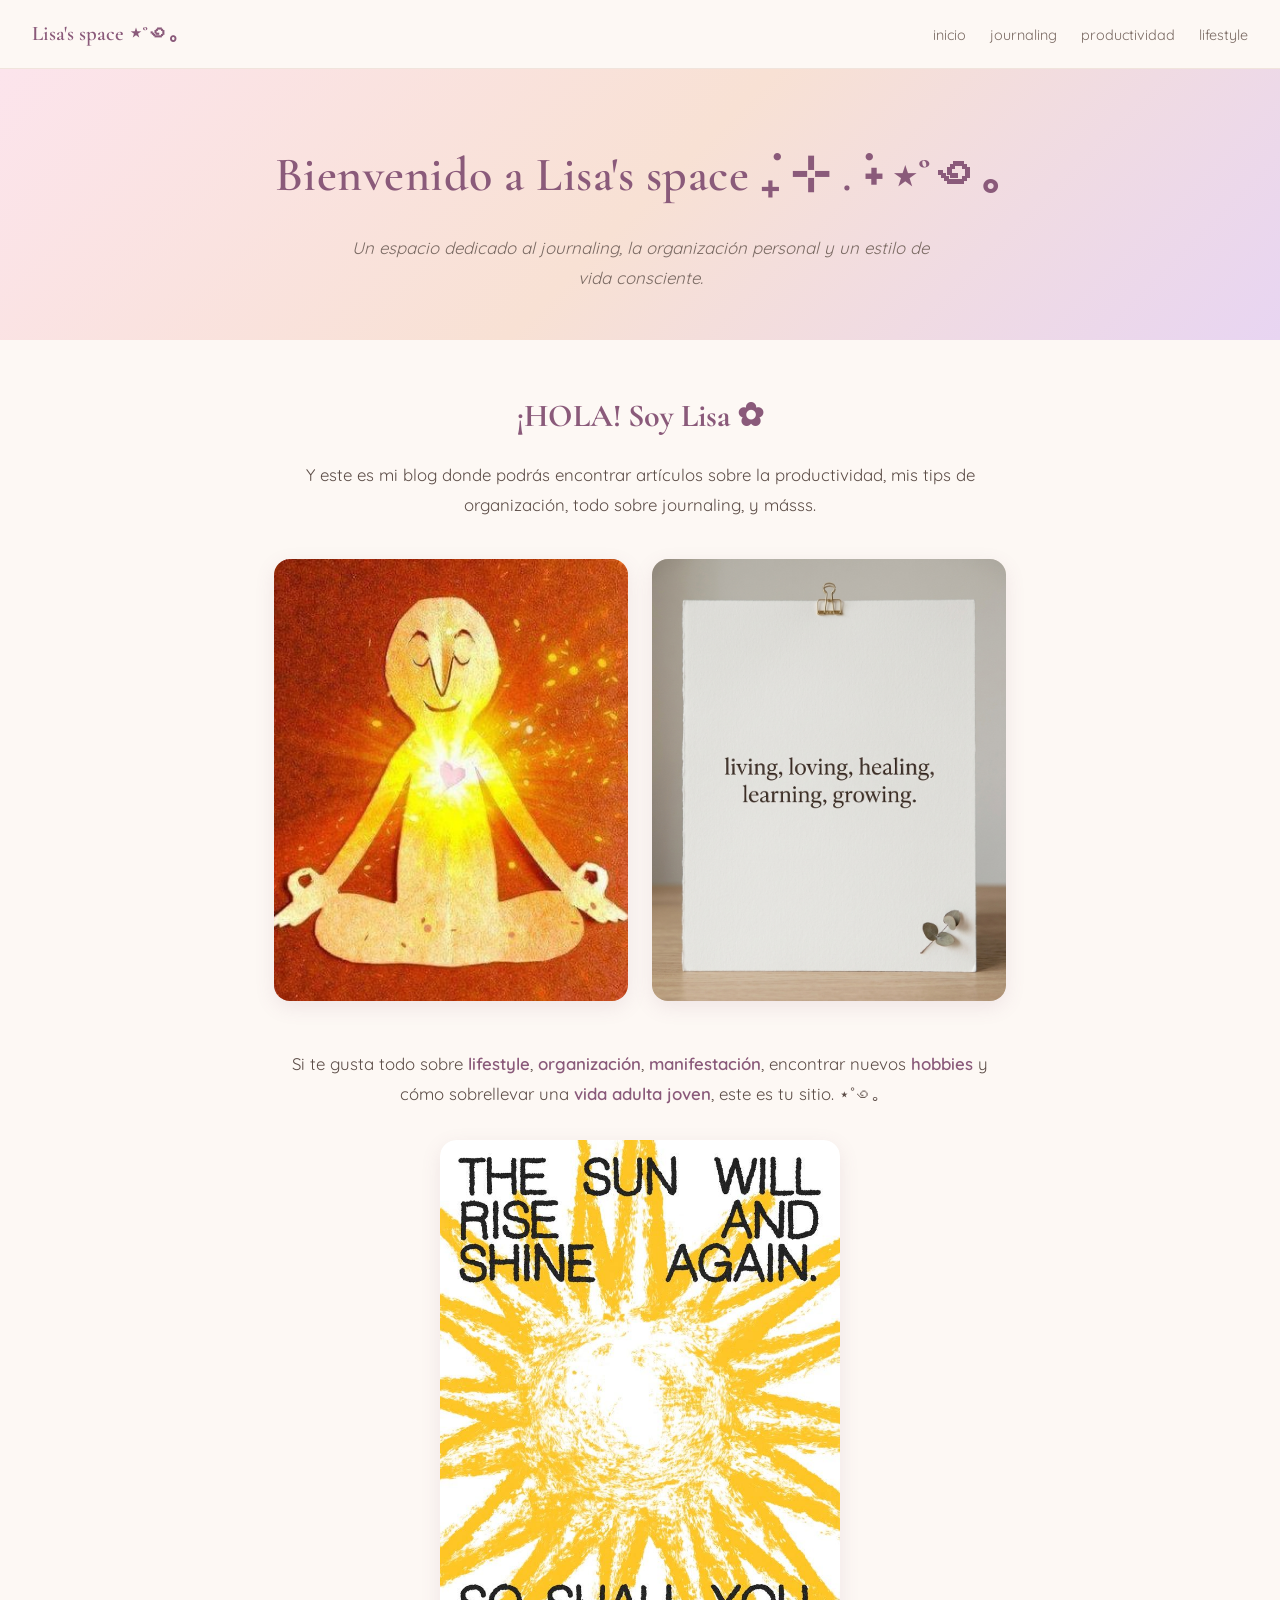
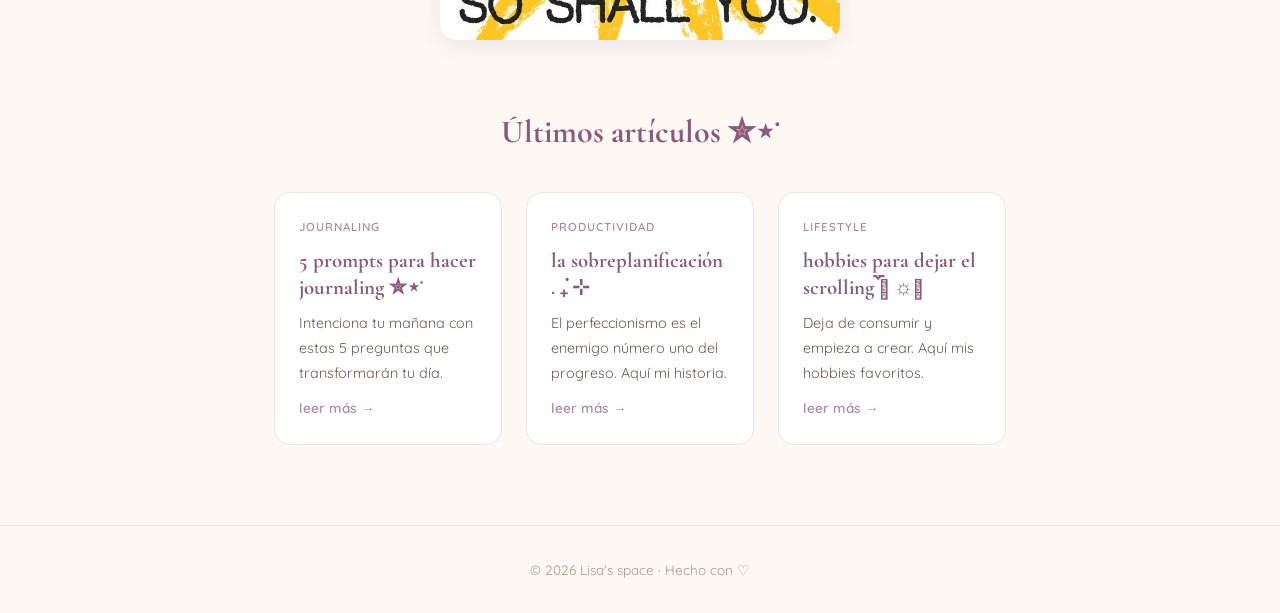
<file: index.html>
<!DOCTYPE html>
<html lang="es">
<head>
  <meta charset="UTF-8" />
  <meta name="viewport" content="width=device-width, initial-scale=1.0" />
  <title>Lisa's space ݁₊ ⊹ . ݁˖ ⋆˚꩜｡</title>
  <meta name="description" content="Un espacio dedicado al journaling, la organización personal y un estilo de vida consciente." />
  <link rel="stylesheet" href="style.css" />
  <link href="https://fonts.googleapis.com/css2?family=Cormorant+Garamond:ital,wght@0,400;0,600;1,400&family=Quicksand:wght@300;400;500;600&display=swap" rel="stylesheet" />
</head>
<body>

  <nav class="navbar">
    <a href="index.html" class="logo">Lisa's space ⋆˚꩜｡</a>
    <ul>
      <li><a href="index.html">inicio</a></li>
      <li><a href="prompts.html">journaling</a></li>
      <li><a href="sobreplanificacion.html">productividad</a></li>
      <li><a href="hobbies.html">lifestyle</a></li>
    </ul>
  </nav>

  <header class="hero">
    <h1>Bienvenido a Lisa's space ݁₊ ⊹ . ݁˖ ⋆˚꩜｡</h1>
    <p class="tagline">Un espacio dedicado al journaling, la organización personal y un estilo de vida consciente.</p>
  </header>

  <main class="container">

    <section class="intro">
      <h2>¡HOLA! Soy Lisa ✿</h2>
      <p>
        Y este es mi blog donde podrás encontrar artículos sobre la productividad,
        mis tips de organización, todo sobre journaling, y másss.
      </p>
    </section>

    <section class="gallery">
      <div class="image-card">
        <img src="assets/descarga_(40).jpg" alt="Imagen inspiradora 1" />
      </div>
      <div class="image-card">
        <img src="assets/living.jpg" alt="Imagen inspiradora 2" />
      </div>
    </section>

    <section class="invitacion">
      <p>
        Si te gusta todo sobre <strong>lifestyle</strong>, <strong>organización</strong>,
        <strong>manifestación</strong>, encontrar nuevos <strong>hobbies</strong> y
        cómo sobrellevar una <strong>vida adulta joven</strong>, este es tu sitio. ⋆˚꩜｡
      </p>
      <div class="image-card center">
        <img src="assets/so_shall_you_.jpg" alt="Imagen inspiradora 3" />
      </div>
    </section>

    <!-- SECCIÓN DE ARTÍCULOS -->
    <section class="articulos">
      <h2>Últimos artículos ✮⋆˙</h2>
      <div class="cards-grid">

        <a href="prompts.html" class="card">
          <div class="card-tag">journaling</div>
          <h3>5 prompts para hacer journaling ✮⋆˙</h3>
          <p>Intenciona tu mañana con estas 5 preguntas que transformarán tu día.</p>
          <span class="leer-mas">leer más →</span>
        </a>

        <a href="sobreplanificacion.html" class="card">
          <div class="card-tag">productividad</div>
          <h3>la sobreplanificación . ݁₊ ⊹</h3>
          <p>El perfeccionismo es el enemigo número uno del progreso. Aquí mi historia.</p>
          <span class="leer-mas">leer más →</span>
        </a>

        <a href="hobbies.html" class="card">
          <div class="card-tag">lifestyle</div>
          <h3>hobbies para dejar el scrolling 𓂃 ོ☼𓂃</h3>
          <p>Deja de consumir y empieza a crear. Aquí mis hobbies favoritos.</p>
          <span class="leer-mas">leer más →</span>
        </a>

      </div>
    </section>

  </main>

  <footer>
    <p>© 2026 Lisa's space · Hecho con ♡</p>
  </footer>

</body>
</html>
</file>
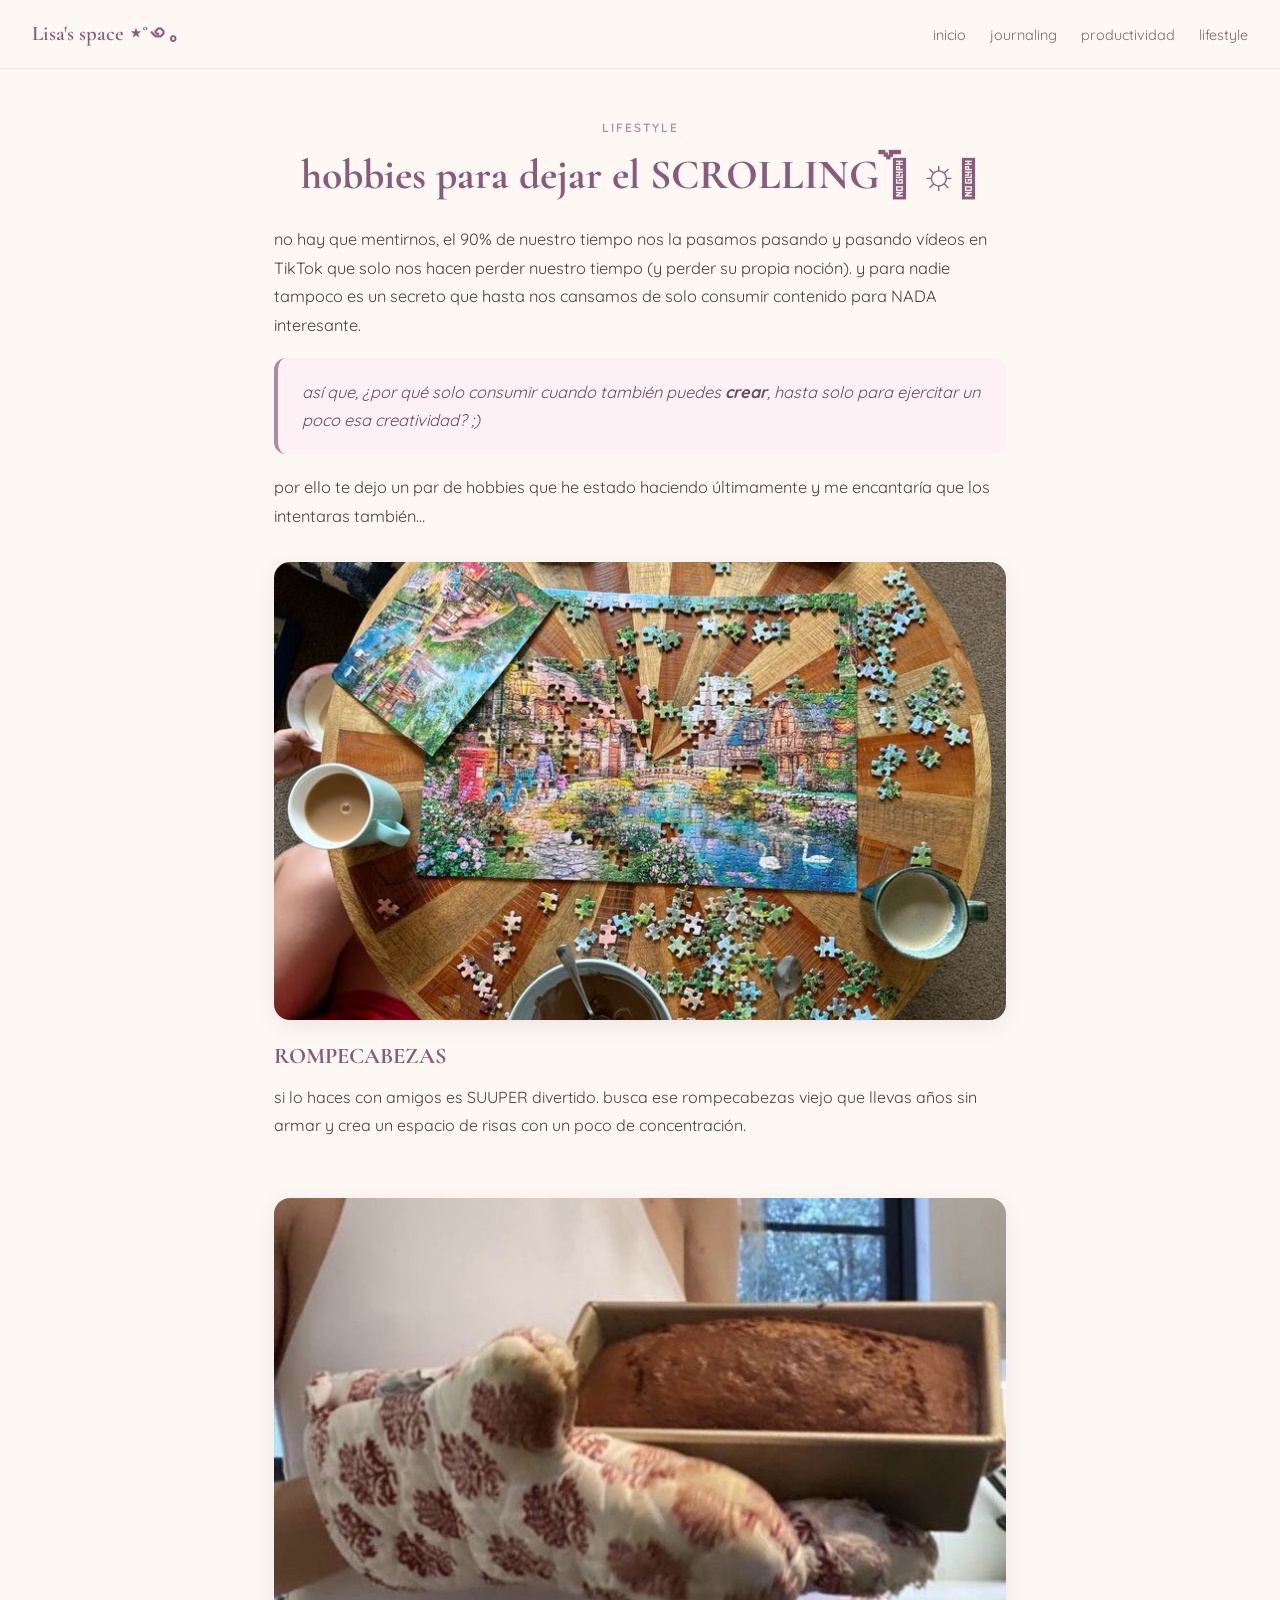
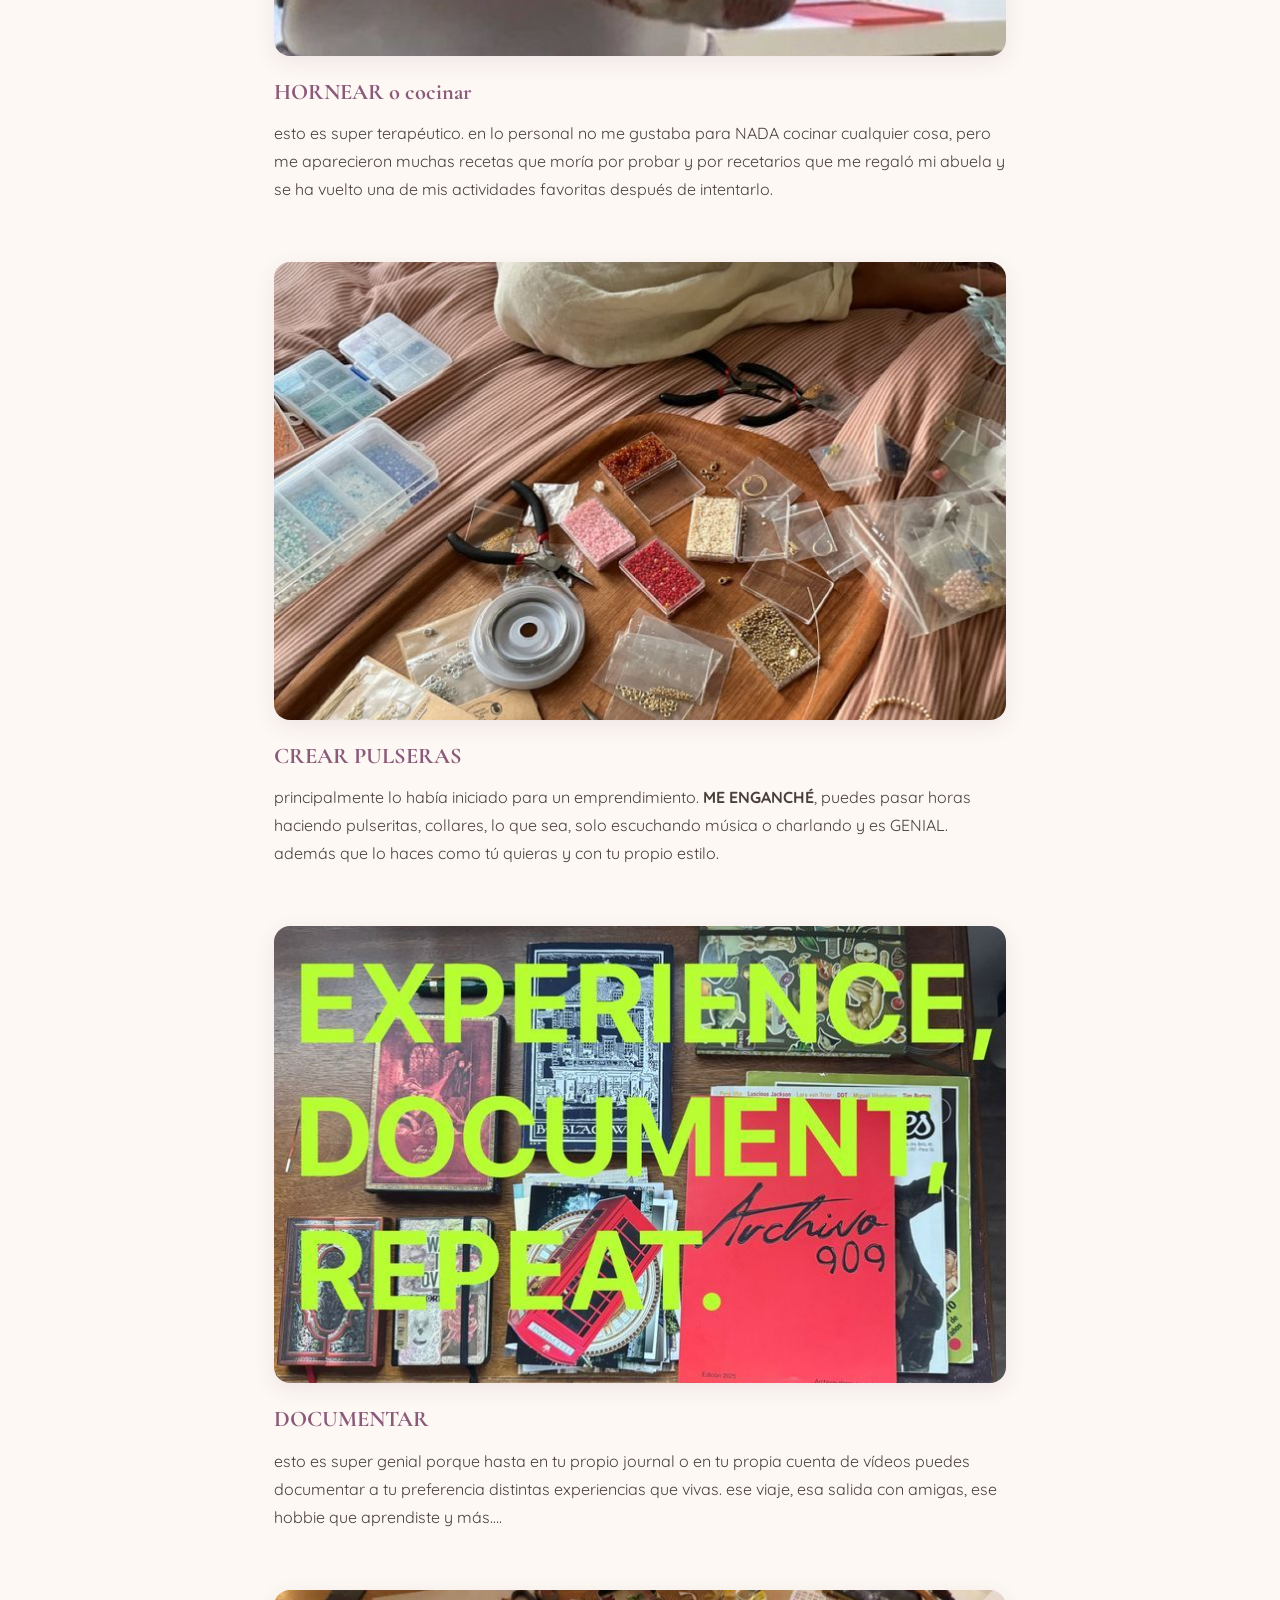
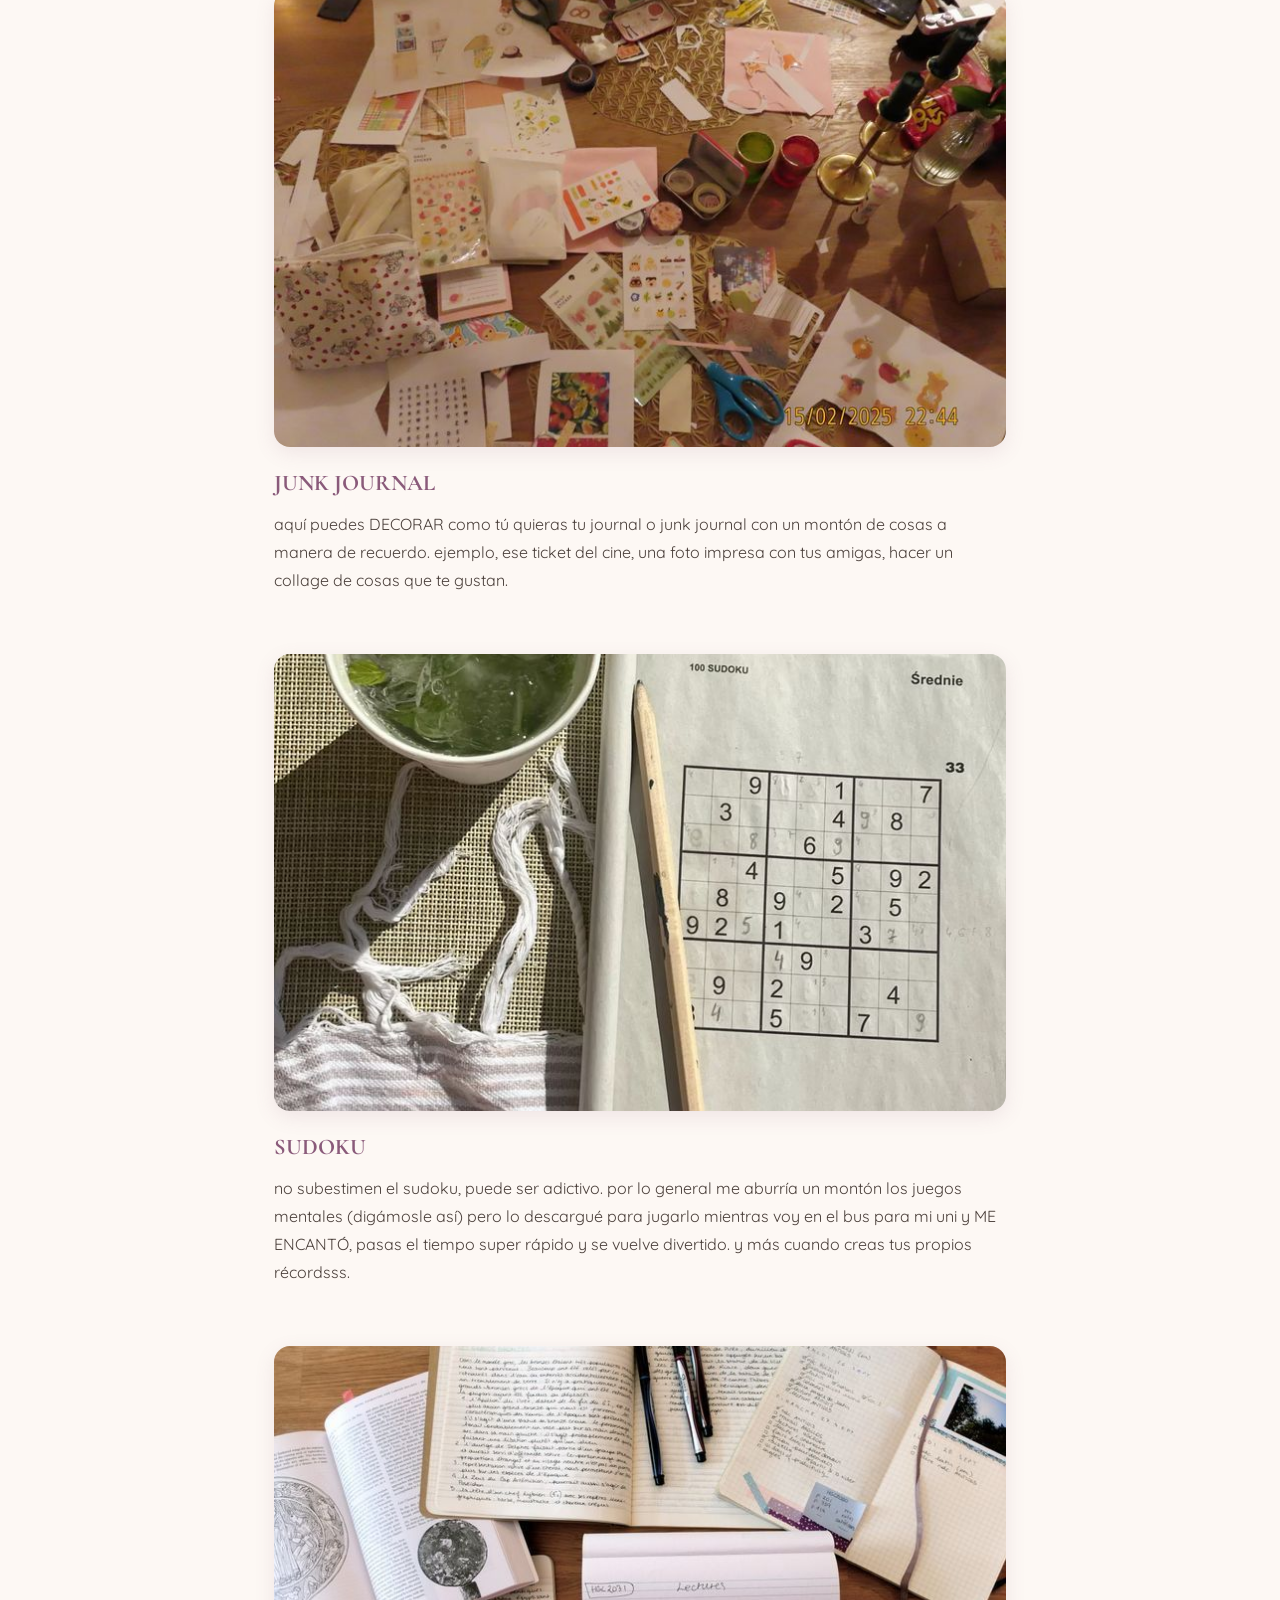
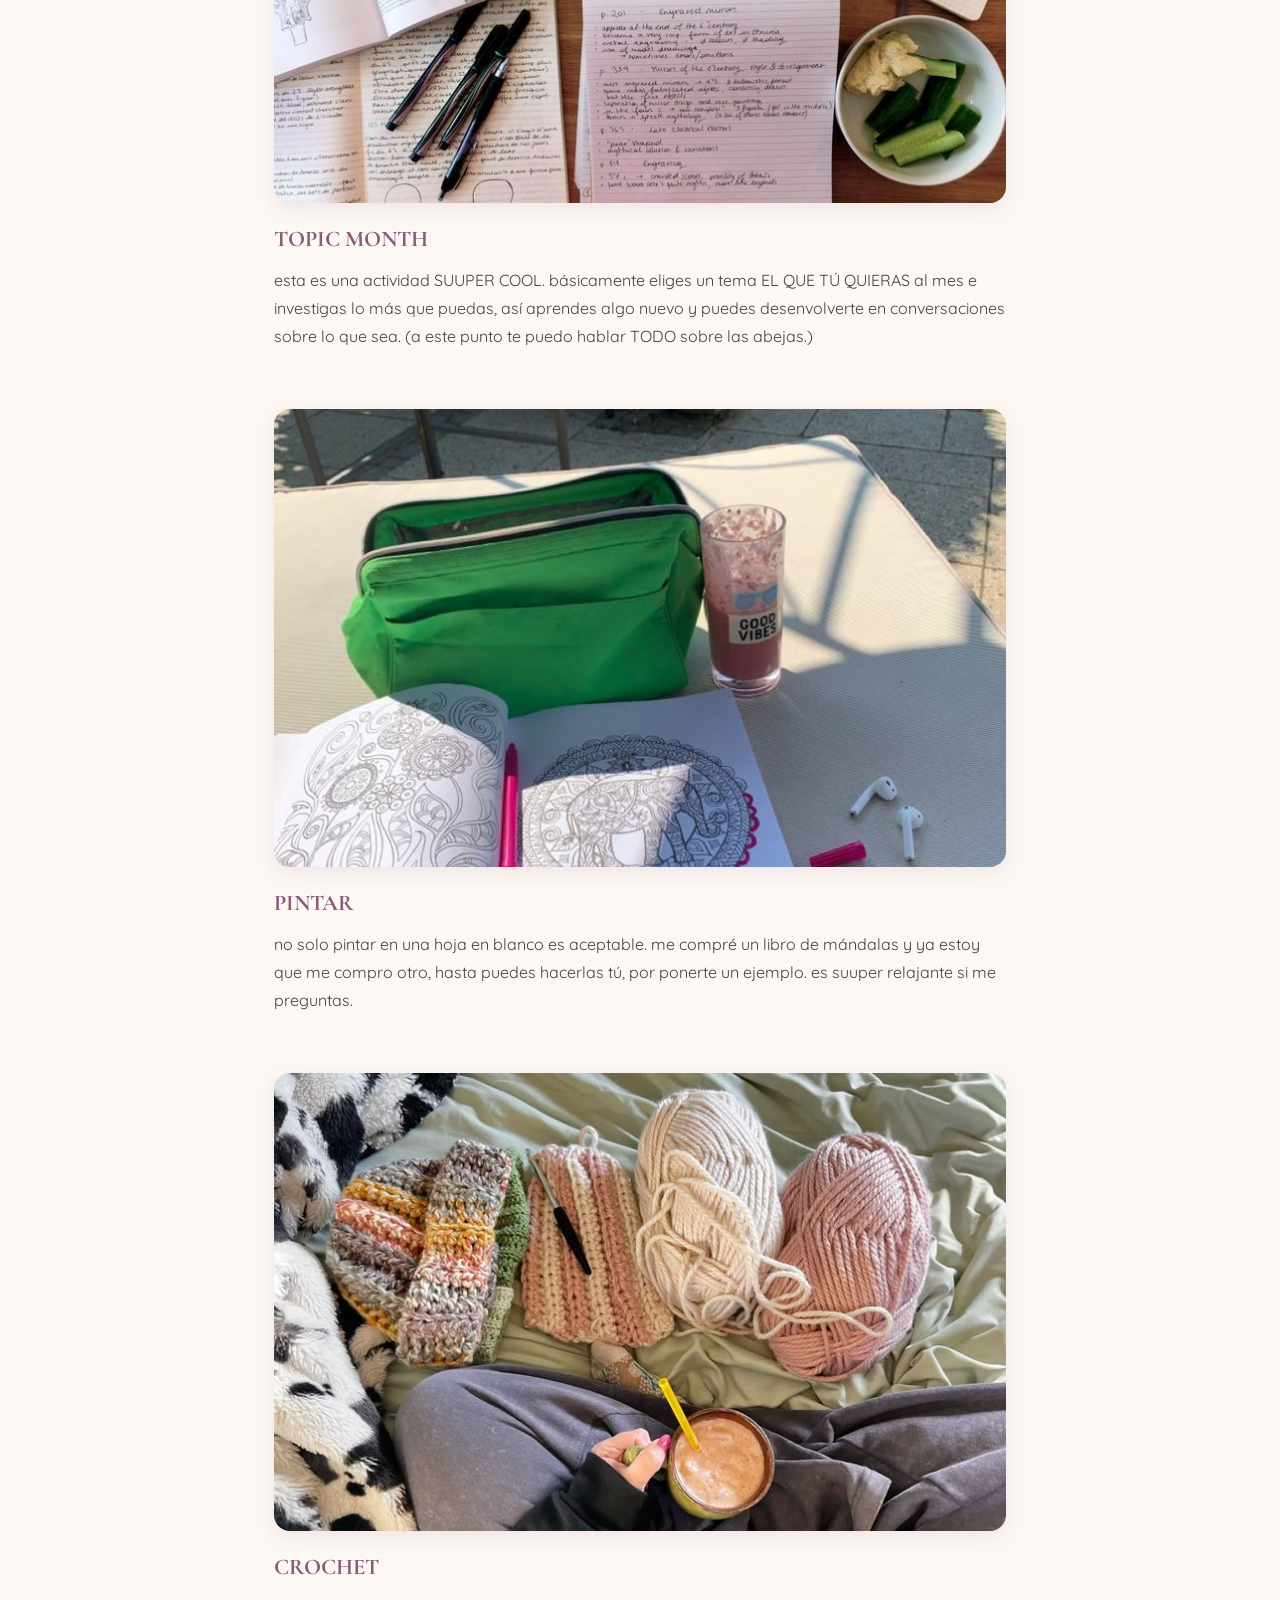
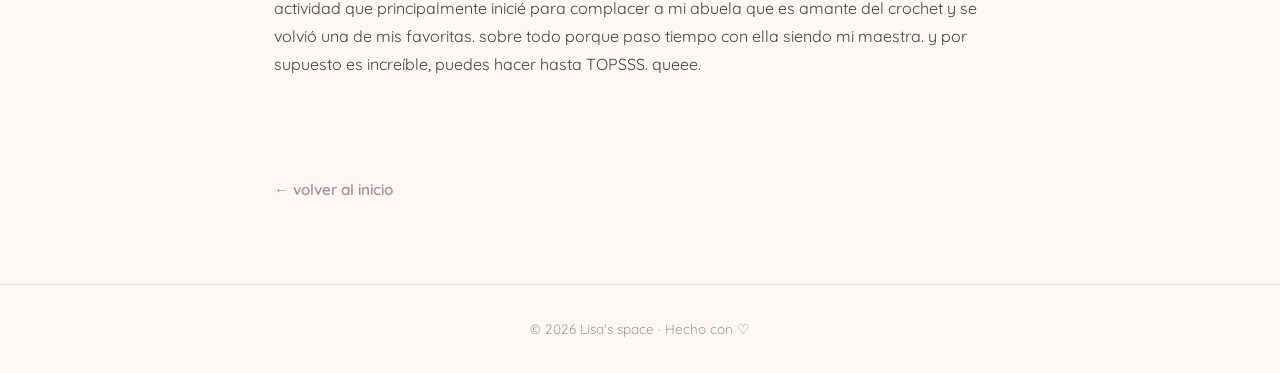
<file: hobbies.html>
<!DOCTYPE html>
<html lang="es">
<head>
  <meta charset="UTF-8" />
  <meta name="viewport" content="width=device-width, initial-scale=1.0" />
  <title>hobbies para dejar el SCROLLING · Lisa's space</title>
  <link rel="stylesheet" href="style.css" />
  <link href="https://fonts.googleapis.com/css2?family=Cormorant+Garamond:ital,wght@0,400;0,600;1,400&family=Quicksand:wght@300;400;500;600&display=swap" rel="stylesheet" />
</head>
<body>

  <nav class="navbar">
    <a href="index.html" class="logo">Lisa's space ⋆˚꩜｡</a>
    <ul>
      <li><a href="index.html">inicio</a></li>
      <li><a href="prompts.html">journaling</a></li>
      <li><a href="sobreplanificacion.html">productividad</a></li>
      <li><a href="hobbies.html">lifestyle</a></li>
    </ul>
  </nav>

  <article class="post container">

    <div class="post-tag">lifestyle</div>
    <h1>hobbies para dejar el SCROLLING 𓂃 ོ☼𓂃</h1>

    <p>
      no hay que mentirnos, el 90% de nuestro tiempo nos la pasamos pasando y pasando vídeos en TikTok
      que solo nos hacen perder nuestro tiempo (y perder su propia noción).
      y para nadie tampoco es un secreto que hasta nos cansamos de solo consumir contenido para NADA interesante.
    </p>

    <p class="destacado">
      así que, ¿por qué solo consumir cuando también puedes <strong>crear</strong>,
      hasta solo para ejercitar un poco esa creatividad? ;)
    </p>

    <p>
      por ello te dejo un par de hobbies que he estado haciendo últimamente y me encantaría
      que los intentaras también…
    </p>

    <div class="hobbies-grid">

      <div class="hobbie">
        <img src="assets/hobbies-rompecabezas.jpg" alt="Rompecabezas" />
        <h3>ROMPECABEZAS</h3>
        <p>si lo haces con amigos es SUUPER divertido. busca ese rompecabezas viejo que llevas años sin armar
        y crea un espacio de risas con un poco de concentración.</p>
      </div>

      <div class="hobbie">
        <img src="assets/hobbies-hornear.jpg" alt="Hornear" />
        <h3>HORNEAR o cocinar</h3>
        <p>esto es super terapéutico. en lo personal no me gustaba para NADA cocinar cualquier cosa,
        pero me aparecieron muchas recetas que moría por probar y por recetarios que me regaló mi abuela
        y se ha vuelto una de mis actividades favoritas después de intentarlo.</p>
      </div>

      <div class="hobbie">
        <img src="assets/hobbies-pulseras.jpg" alt="Crear pulseras" />
        <h3>CREAR PULSERAS</h3>
        <p>principalmente lo había iniciado para un emprendimiento. <strong>ME ENGANCHÉ</strong>,
        puedes pasar horas haciendo pulseritas, collares, lo que sea, solo escuchando música o charlando y es GENIAL.
        además que lo haces como tú quieras y con tu propio estilo.</p>
      </div>

      <div class="hobbie">
        <img src="assets/hobbies-documentar.jpg" alt="Documentar" />
        <h3>DOCUMENTAR</h3>
        <p>esto es super genial porque hasta en tu propio journal o en tu propia cuenta de vídeos
        puedes documentar a tu preferencia distintas experiencias que vivas. ese viaje, esa salida con amigas,
        ese hobbie que aprendiste y más….</p>
      </div>

      <div class="hobbie">
        <img src="assets/hobbies-junk.jpg" alt="Junk journal" />
        <h3>JUNK JOURNAL</h3>
        <p>aquí puedes DECORAR como tú quieras tu journal o junk journal con un montón de cosas a manera de recuerdo.
        ejemplo, ese ticket del cine, una foto impresa con tus amigas, hacer un collage de cosas que te gustan.</p>
      </div>

      <div class="hobbie">
        <img src="assets/hobbies-sudoku.jpg" alt="Sudoku" />
        <h3>SUDOKU</h3>
        <p>no subestimen el sudoku, puede ser adictivo. por lo general me aburría un montón los juegos mentales
        (digámosle así) pero lo descargué para jugarlo mientras voy en el bus para mi uni y ME ENCANTÓ,
        pasas el tiempo super rápido y se vuelve divertido. y más cuando creas tus propios récordsss.</p>
      </div>

      <div class="hobbie">
        <img src="assets/hobbies-topic.jpg" alt="Topic month" />
        <h3>TOPIC MONTH</h3>
        <p>esta es una actividad SUUPER COOL. básicamente eliges un tema EL QUE TÚ QUIERAS al mes
        e investigas lo más que puedas, así aprendes algo nuevo y puedes desenvolverte en conversaciones
        sobre lo que sea. (a este punto te puedo hablar TODO sobre las abejas.)</p>
      </div>

      <div class="hobbie">
        <img src="assets/hobbies-pintar.jpg" alt="Pintar" />
        <h3>PINTAR</h3>
        <p>no solo pintar en una hoja en blanco es aceptable. me compré un libro de mándalas y ya estoy
        que me compro otro, hasta puedes hacerlas tú, por ponerte un ejemplo. es suuper relajante si me preguntas.</p>
      </div>

      <div class="hobbie">
        <img src="assets/hobbies-crochet.jpg" alt="Crochet" />
        <h3>CROCHET</h3>
        <p>actividad que principalmente inicié para complacer a mi abuela que es amante del crochet
        y se volvió una de mis favoritas. sobre todo porque paso tiempo con ella siendo mi maestra.
        y por supuesto es increíble, puedes hacer hasta TOPSSS. queee.</p>
      </div>

    </div>

    <a href="index.html" class="volver">← volver al inicio</a>

  </article>

  <footer>
    <p>© 2026 Lisa's space · Hecho con ♡</p>
  </footer>

</body>
</html>
</file>
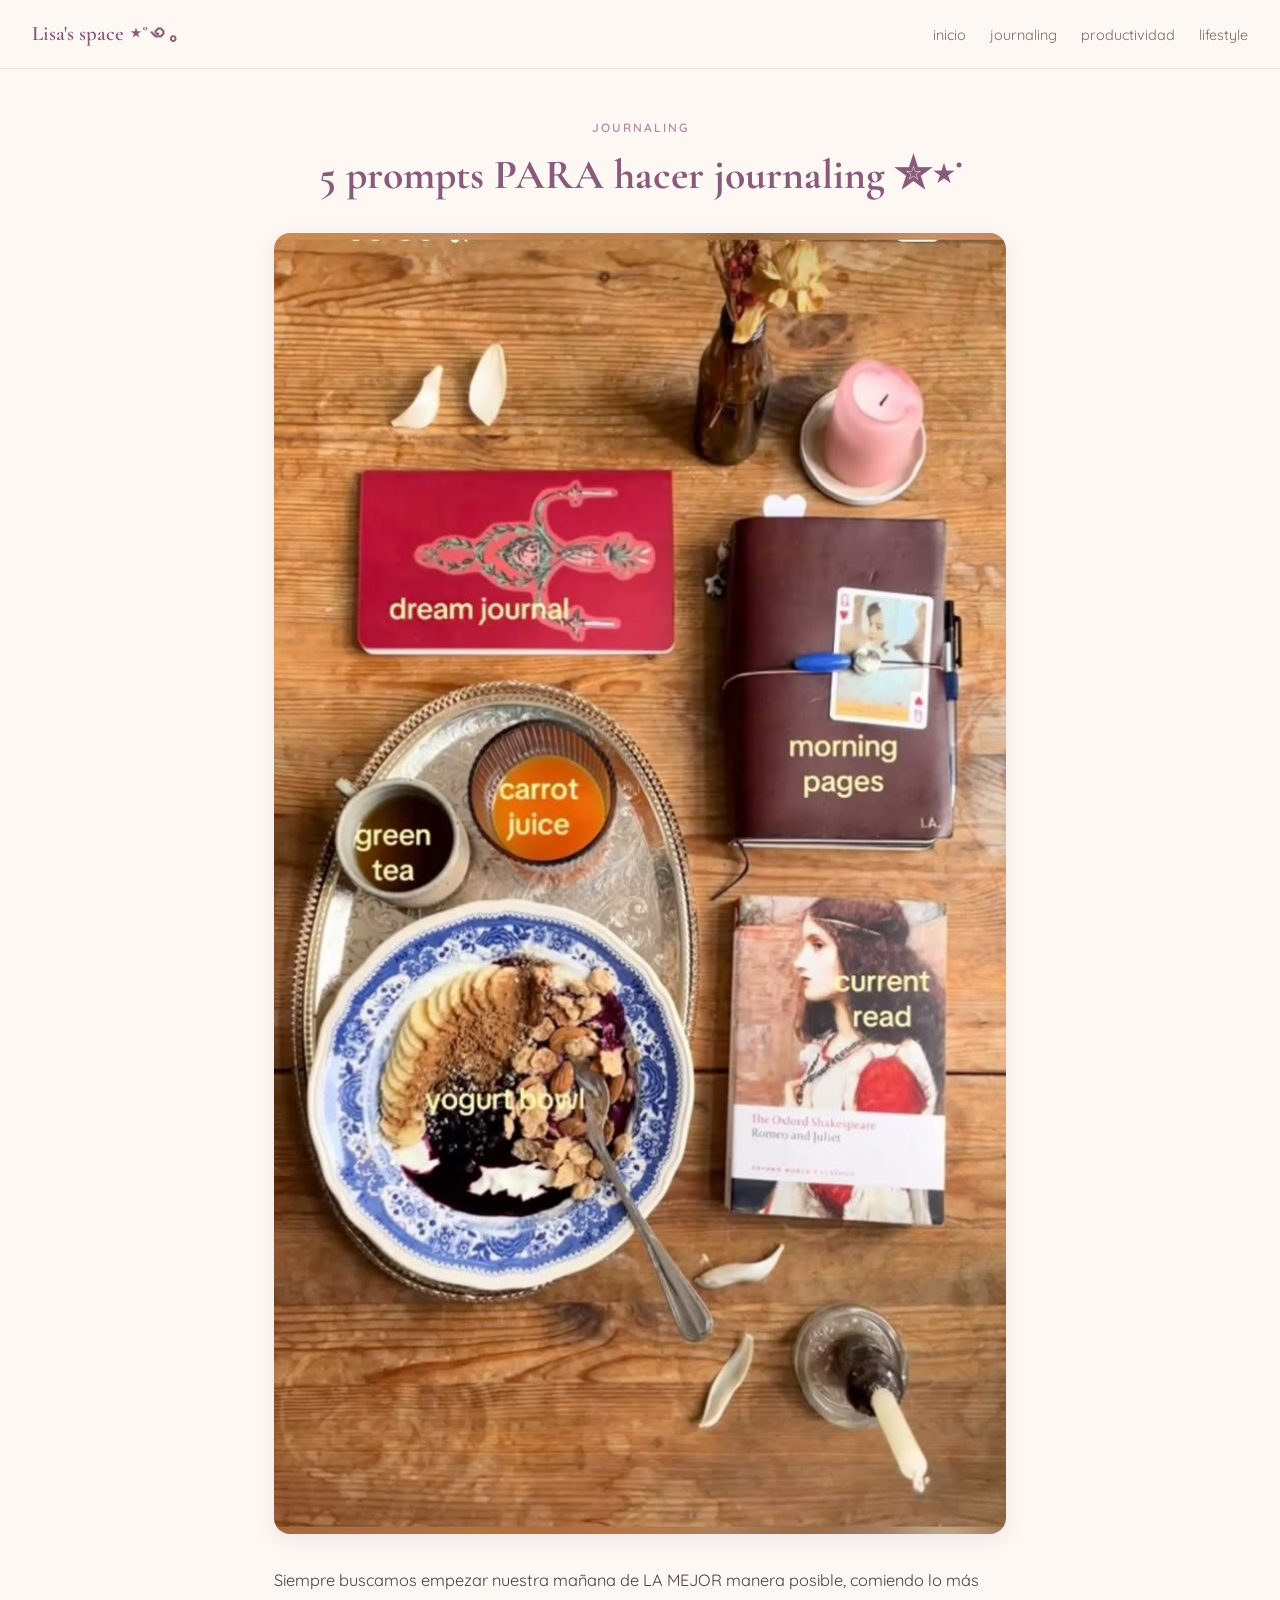
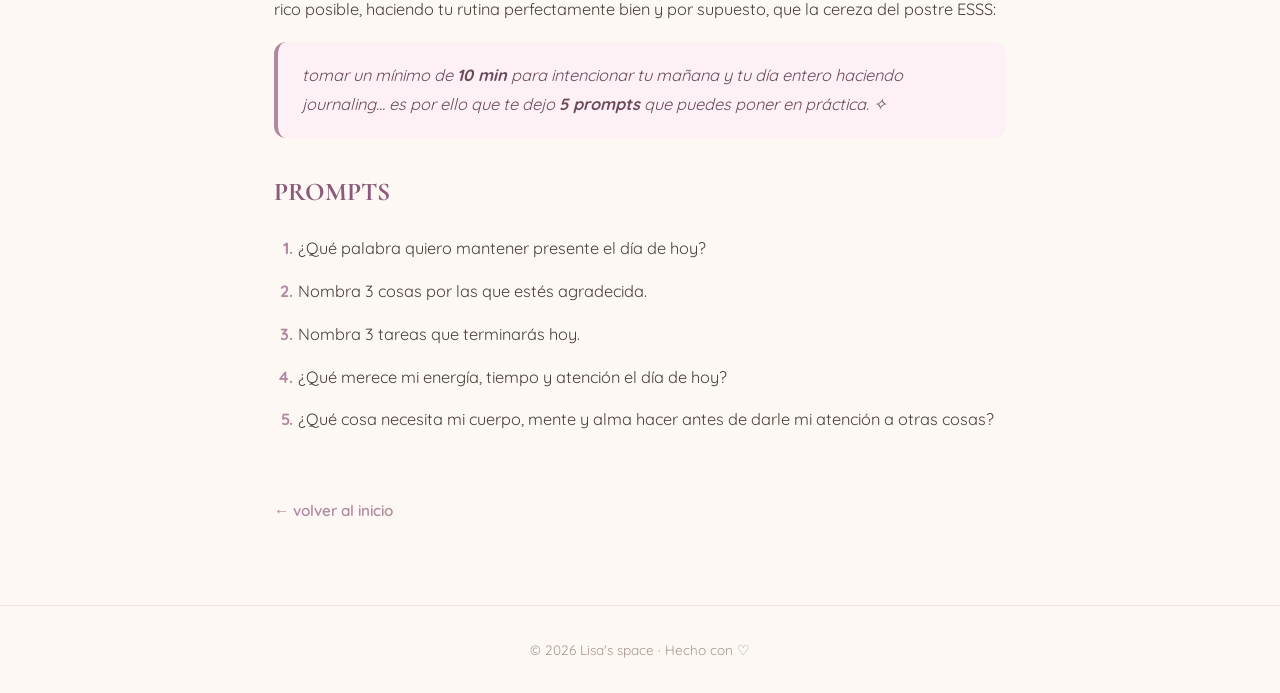
<file: prompts.html>
<!DOCTYPE html>
<html lang="es">
<head>
  <meta charset="UTF-8" />
  <meta name="viewport" content="width=device-width, initial-scale=1.0" />
  <title>5 prompts para hacer journaling ✮⋆˙ · Lisa's space</title>
  <link rel="stylesheet" href="style.css" />
  <link href="https://fonts.googleapis.com/css2?family=Cormorant+Garamond:ital,wght@0,400;0,600;1,400&family=Quicksand:wght@300;400;500;600&display=swap" rel="stylesheet" />
</head>
<body>

  <nav class="navbar">
    <a href="index.html" class="logo">Lisa's space ⋆˚꩜｡</a>
    <ul>
      <li><a href="index.html">inicio</a></li>
      <li><a href="prompts.html">journaling</a></li>
      <li><a href="sobreplanificacion.html">productividad</a></li>
      <li><a href="hobbies.html">lifestyle</a></li>
    </ul>
  </nav>

  <article class="post container">

    <div class="post-tag">journaling</div>
    <h1>5 prompts PARA hacer journaling ✮⋆˙</h1>

    <div class="post-image">
      <img src="assets/prompts1.jpg" alt="Journaling en la mañana" />
    </div>

    <p>
      Siempre buscamos empezar nuestra mañana de LA MEJOR manera posible, comiendo lo más rico posible,
      haciendo tu rutina perfectamente bien y por supuesto, que la cereza del postre ESSS:
    </p>

    <p class="destacado">
      tomar un mínimo de <strong>10 min</strong> para intencionar tu mañana y tu día entero haciendo journaling…
      es por ello que te dejo <strong>5 prompts</strong> que puedes poner en práctica. ✧
    </p>

    <h2>PROMPTS</h2>

    <ol class="prompts-list">
      <li>¿Qué palabra quiero mantener presente el día de hoy?</li>
      <li>Nombra 3 cosas por las que estés agradecida.</li>
      <li>Nombra 3 tareas que terminarás hoy.</li>
      <li>¿Qué merece mi energía, tiempo y atención el día de hoy?</li>
      <li>¿Qué cosa necesita mi cuerpo, mente y alma hacer antes de darle mi atención a otras cosas?</li>
    </ol>

    <a href="index.html" class="volver">← volver al inicio</a>

  </article>

  <footer>
    <p>© 2026 Lisa's space · Hecho con ♡</p>
  </footer>

</body>
</html>
</file>
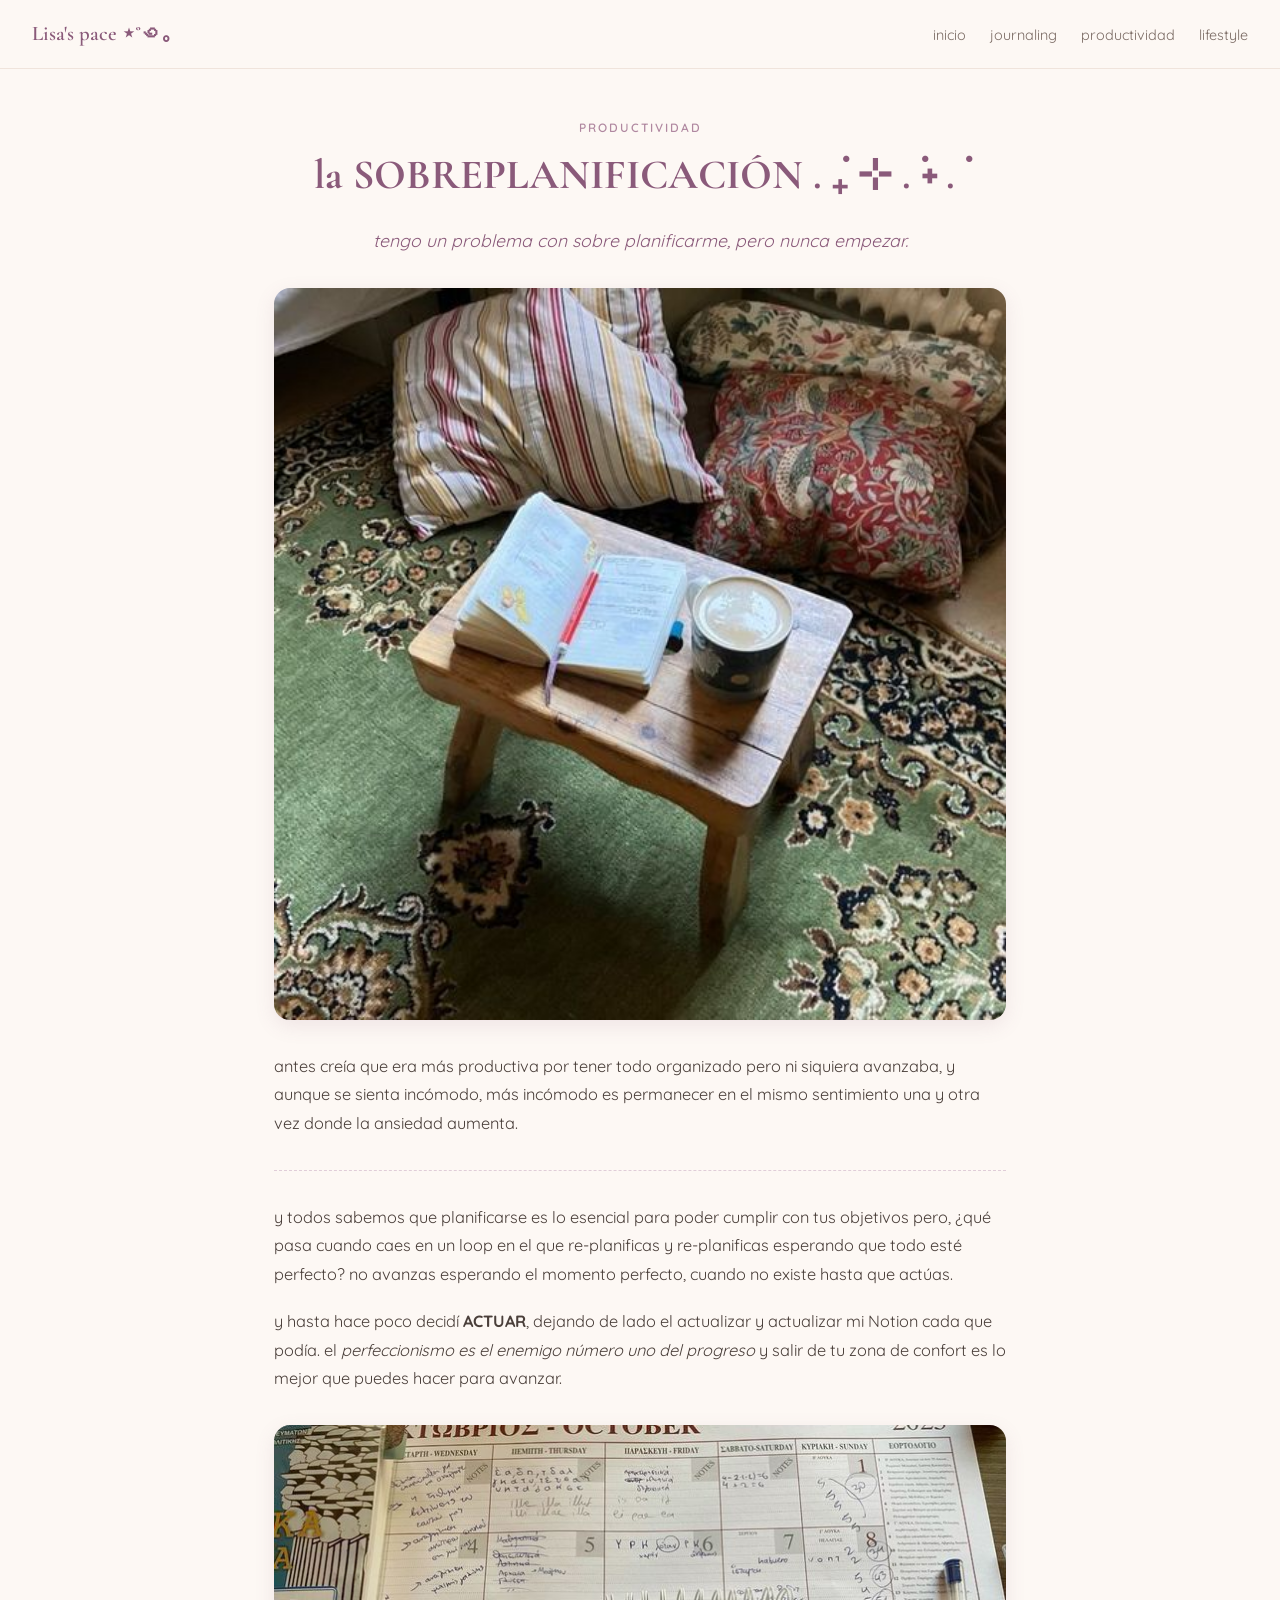
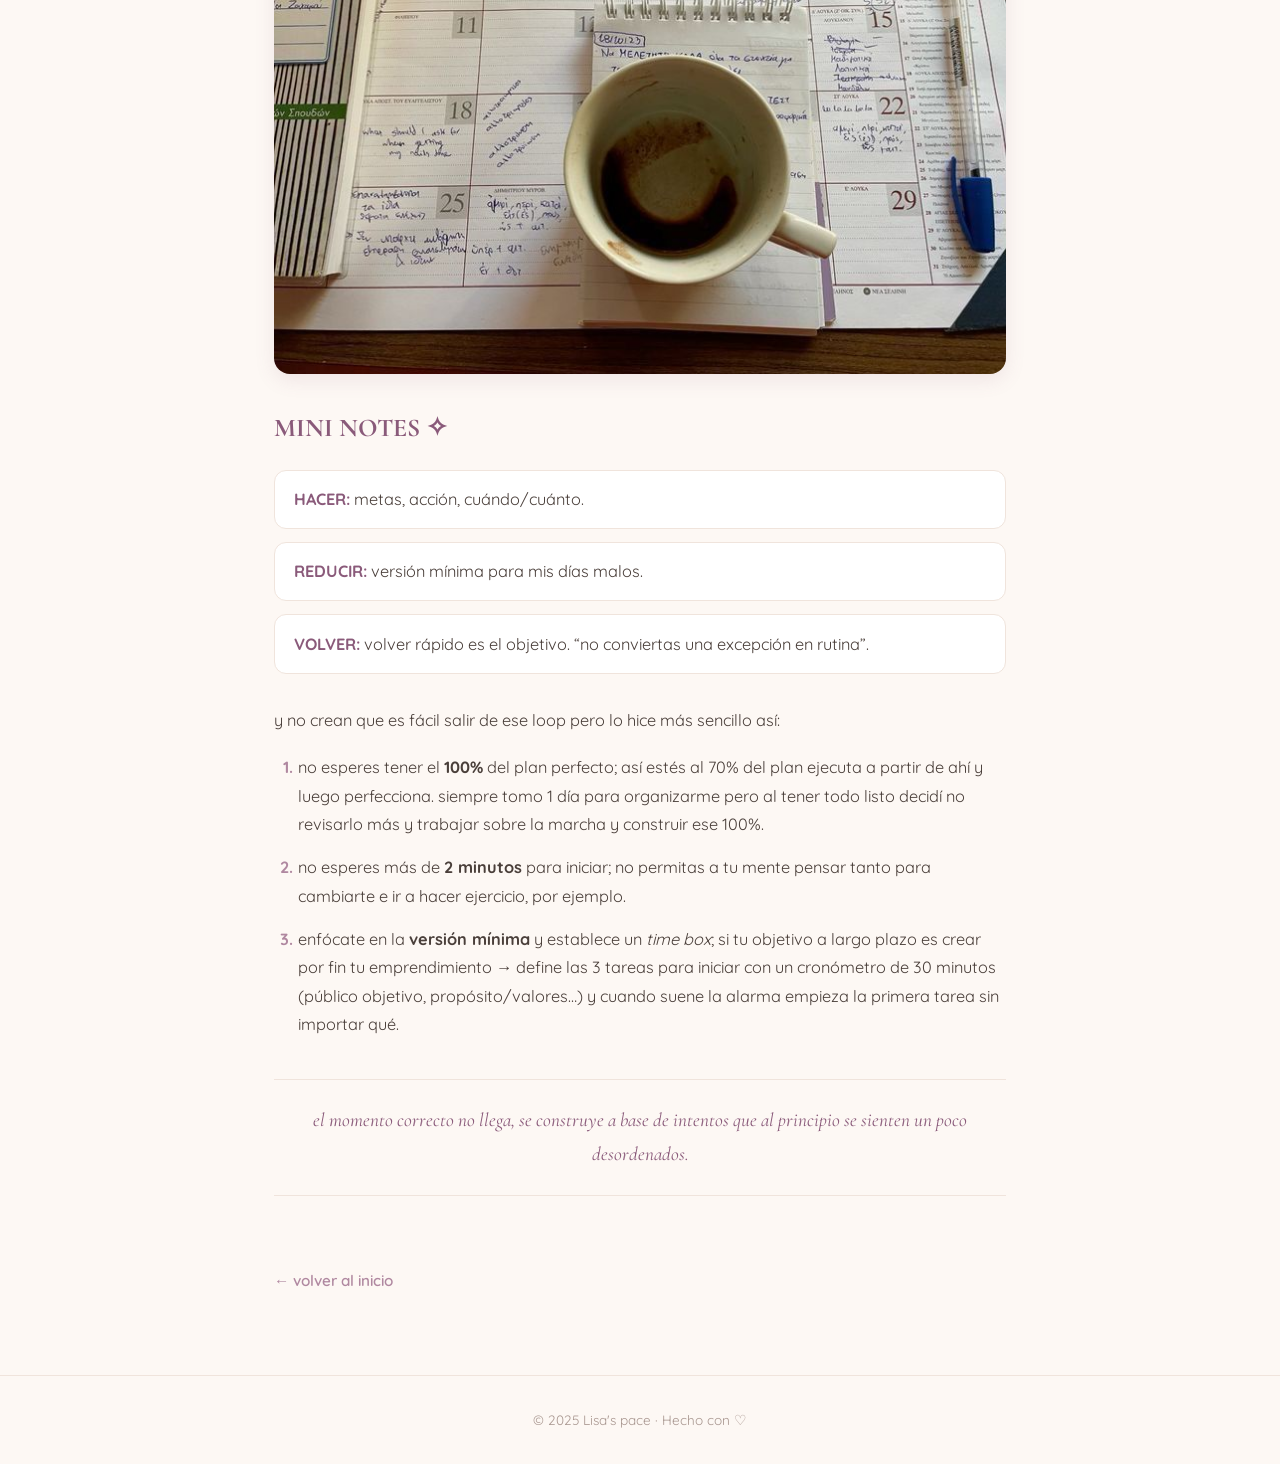
<file: Sobreplanificacion.html>
<!DOCTYPE html>
<html lang="es">
<head>
  <meta charset="UTF-8" />
  <meta name="viewport" content="width=device-width, initial-scale=1.0" />
  <title>la SOBREPLANIFICACIÓN · Lisa's pace</title>
  <link rel="stylesheet" href="style.css" />
  <link href="https://fonts.googleapis.com/css2?family=Cormorant+Garamond:ital,wght@0,400;0,600;1,400&family=Quicksand:wght@300;400;500;600&display=swap" rel="stylesheet" />
</head>
<body>

  <nav class="navbar">
    <a href="index.html" class="logo">Lisa's pace ⋆˚꩜｡</a>
    <ul>
      <li><a href="index.html">inicio</a></li>
      <li><a href="prompts.html">journaling</a></li>
      <li><a href="Sobreplanificacion.html">productividad</a></li>
      <li><a href="hobbies.html">lifestyle</a></li>
    </ul>
  </nav>

  <article class="post container">

    <div class="post-tag">productividad</div>
    <h1>la SOBREPLANIFICACIÓN . ݁₊ ⊹ . ݁˖ . ݁</h1>

    <p class="intro-post">
      tengo un problema con sobre planificarme, pero nunca empezar.
    </p>

    <div class="post-image">
      <img src="assets/sobreplan1.jpg" alt="Planificación" />
    </div>

    <p>
      antes creía que era más productiva por tener todo organizado pero ni siquiera avanzaba,
      y aunque se sienta incómodo, más incómodo es permanecer en el mismo sentimiento una y otra vez
      donde la ansiedad aumenta.
    </p>

    <hr class="divisor" />

    <p>
      y todos sabemos que planificarse es lo esencial para poder cumplir con tus objetivos pero,
      ¿qué pasa cuando caes en un loop en el que re-planificas y re-planificas esperando que todo esté perfecto?
      no avanzas esperando el momento perfecto, cuando no existe hasta que actúas.
    </p>

    <p>
      y hasta hace poco decidí <strong>ACTUAR</strong>, dejando de lado el actualizar y actualizar mi Notion cada que podía.
      el <em>perfeccionismo es el enemigo número uno del progreso</em> y salir de tu zona de confort es lo mejor
      que puedes hacer para avanzar.
    </p>

    <div class="post-image">
      <img src="assets/sobreplan2.jpg" alt="Notas y acción" />
    </div>

    <h2>MINI NOTES ✧</h2>

    <ul class="mini-notes">
      <li><strong>HACER:</strong> metas, acción, cuándo/cuánto.</li>
      <li><strong>REDUCIR:</strong> versión mínima para mis días malos.</li>
      <li><strong>VOLVER:</strong> volver rápido es el objetivo. “no conviertas una excepción en rutina”.</li>
    </ul>

    <p>y no crean que es fácil salir de ese loop pero lo hice más sencillo así:</p>

    <ol class="tips-list">
      <li>
        no esperes tener el <strong>100%</strong> del plan perfecto; así estés al 70% del plan ejecuta a partir de ahí
        y luego perfecciona. siempre tomo 1 día para organizarme pero al tener todo listo decidí no revisarlo más
        y trabajar sobre la marcha y construir ese 100%.
      </li>
      <li>
        no esperes más de <strong>2 minutos</strong> para iniciar; no permitas a tu mente pensar tanto para cambiarte
        e ir a hacer ejercicio, por ejemplo.
      </li>
      <li>
        enfócate en la <strong>versión mínima</strong> y establece un <em>time box</em>; si tu objetivo a largo plazo
        es crear por fin tu emprendimiento → define las 3 tareas para iniciar con un cronómetro de 30 minutos
        (público objetivo, propósito/valores…) y cuando suene la alarma empieza la primera tarea sin importar qué.
      </li>
    </ol>

    <p class="frase-final">
      el momento correcto no llega, se construye a base de intentos que al principio se sienten un poco desordenados.
    </p>

    <a href="index.html" class="volver">← volver al inicio</a>

  </article>

  <footer>
    <p>© 2025 Lisa's pace · Hecho con ♡</p>
  </footer>

</body>
</html>
</file>
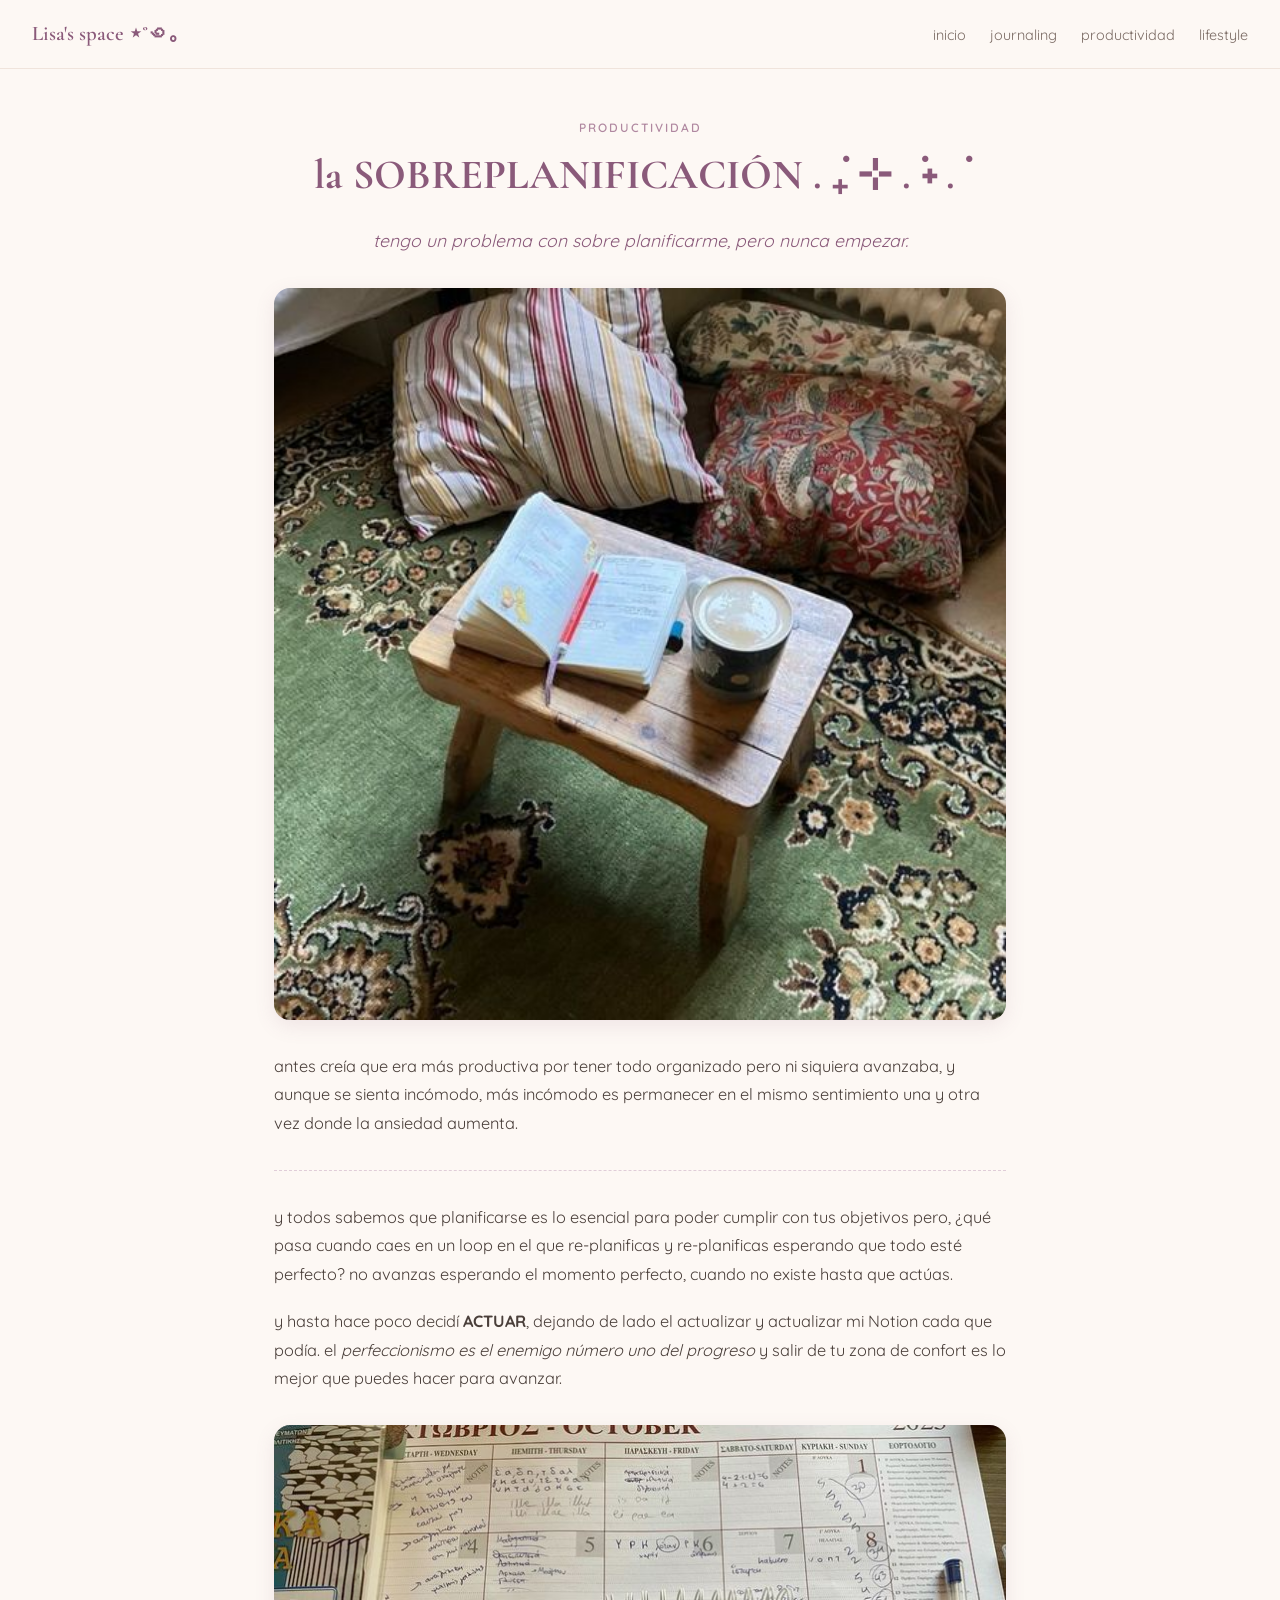
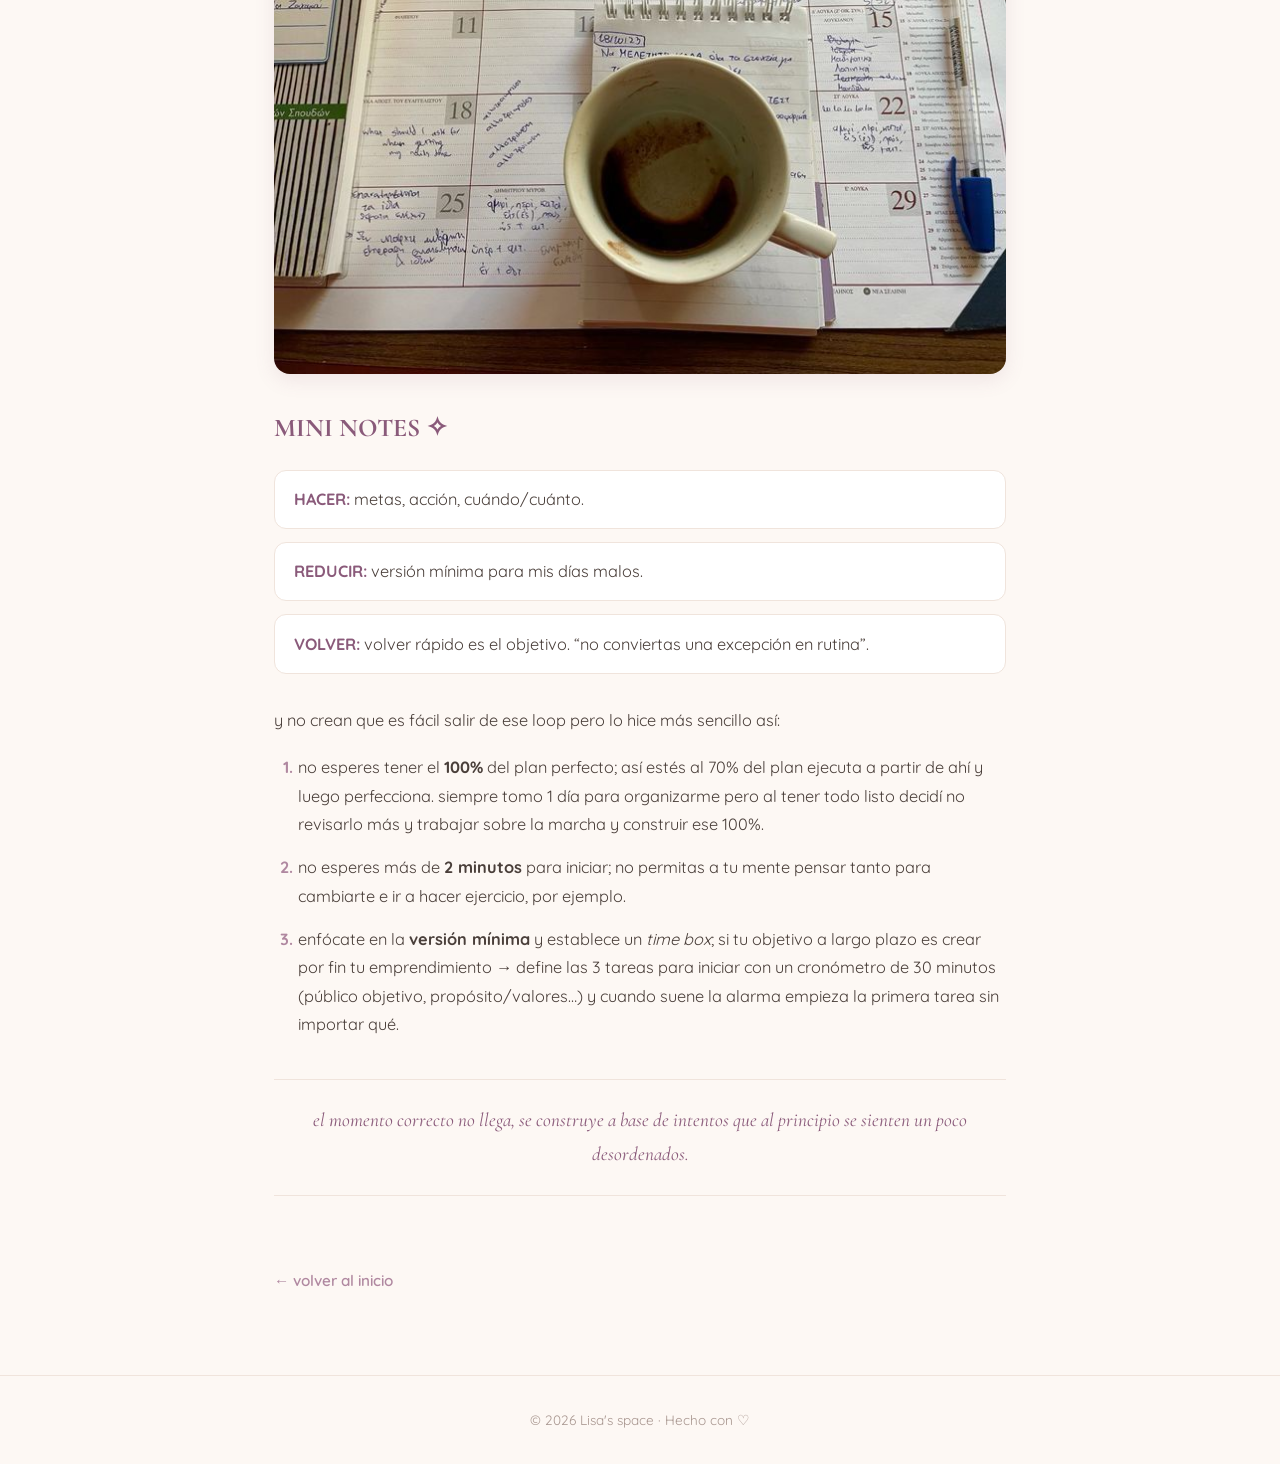
<file: sobreplanificacion.html>
<!DOCTYPE html>
<html lang="es">
<head>
  <meta charset="UTF-8" />
  <meta name="viewport" content="width=device-width, initial-scale=1.0" />
  <title>la SOBREPLANIFICACIÓN · Lisa's space</title>
  <link rel="stylesheet" href="style.css" />
  <link href="https://fonts.googleapis.com/css2?family=Cormorant+Garamond:ital,wght@0,400;0,600;1,400&family=Quicksand:wght@300;400;500;600&display=swap" rel="stylesheet" />
</head>
<body>

  <nav class="navbar">
    <a href="index.html" class="logo">Lisa's space ⋆˚꩜｡</a>
    <ul>
      <li><a href="index.html">inicio</a></li>
      <li><a href="prompts.html">journaling</a></li>
      <li><a href="sobreplanificacion.html">productividad</a></li>
      <li><a href="hobbies.html">lifestyle</a></li>
    </ul>
  </nav>

  <article class="post container">

    <div class="post-tag">productividad</div>
    <h1>la SOBREPLANIFICACIÓN . ݁₊ ⊹ . ݁˖ . ݁</h1>

    <p class="intro-post">
      tengo un problema con sobre planificarme, pero nunca empezar.
    </p>

    <div class="post-image">
      <img src="assets/sobreplan1.jpg" alt="Planificación" />
    </div>

    <p>
      antes creía que era más productiva por tener todo organizado pero ni siquiera avanzaba,
      y aunque se sienta incómodo, más incómodo es permanecer en el mismo sentimiento una y otra vez
      donde la ansiedad aumenta.
    </p>

    <hr class="divisor" />

    <p>
      y todos sabemos que planificarse es lo esencial para poder cumplir con tus objetivos pero,
      ¿qué pasa cuando caes en un loop en el que re-planificas y re-planificas esperando que todo esté perfecto?
      no avanzas esperando el momento perfecto, cuando no existe hasta que actúas.
    </p>

    <p>
      y hasta hace poco decidí <strong>ACTUAR</strong>, dejando de lado el actualizar y actualizar mi Notion cada que podía.
      el <em>perfeccionismo es el enemigo número uno del progreso</em> y salir de tu zona de confort es lo mejor
      que puedes hacer para avanzar.
    </p>

    <div class="post-image">
      <img src="assets/sobreplan2.jpg" alt="Notas y acción" />
    </div>

    <h2>MINI NOTES ✧</h2>

    <ul class="mini-notes">
      <li><strong>HACER:</strong> metas, acción, cuándo/cuánto.</li>
      <li><strong>REDUCIR:</strong> versión mínima para mis días malos.</li>
      <li><strong>VOLVER:</strong> volver rápido es el objetivo. “no conviertas una excepción en rutina”.</li>
    </ul>

    <p>y no crean que es fácil salir de ese loop pero lo hice más sencillo así:</p>

    <ol class="tips-list">
      <li>
        no esperes tener el <strong>100%</strong> del plan perfecto; así estés al 70% del plan ejecuta a partir de ahí
        y luego perfecciona. siempre tomo 1 día para organizarme pero al tener todo listo decidí no revisarlo más
        y trabajar sobre la marcha y construir ese 100%.
      </li>
      <li>
        no esperes más de <strong>2 minutos</strong> para iniciar; no permitas a tu mente pensar tanto para cambiarte
        e ir a hacer ejercicio, por ejemplo.
      </li>
      <li>
        enfócate en la <strong>versión mínima</strong> y establece un <em>time box</em>; si tu objetivo a largo plazo
        es crear por fin tu emprendimiento → define las 3 tareas para iniciar con un cronómetro de 30 minutos
        (público objetivo, propósito/valores…) y cuando suene la alarma empieza la primera tarea sin importar qué.
      </li>
    </ol>

    <p class="frase-final">
      el momento correcto no llega, se construye a base de intentos que al principio se sienten un poco desordenados.
    </p>

    <a href="index.html" class="volver">← volver al inicio</a>

  </article>

  <footer>
    <p>© 2026 Lisa's space · Hecho con ♡</p>
  </footer>

</body>
</html>
</file>
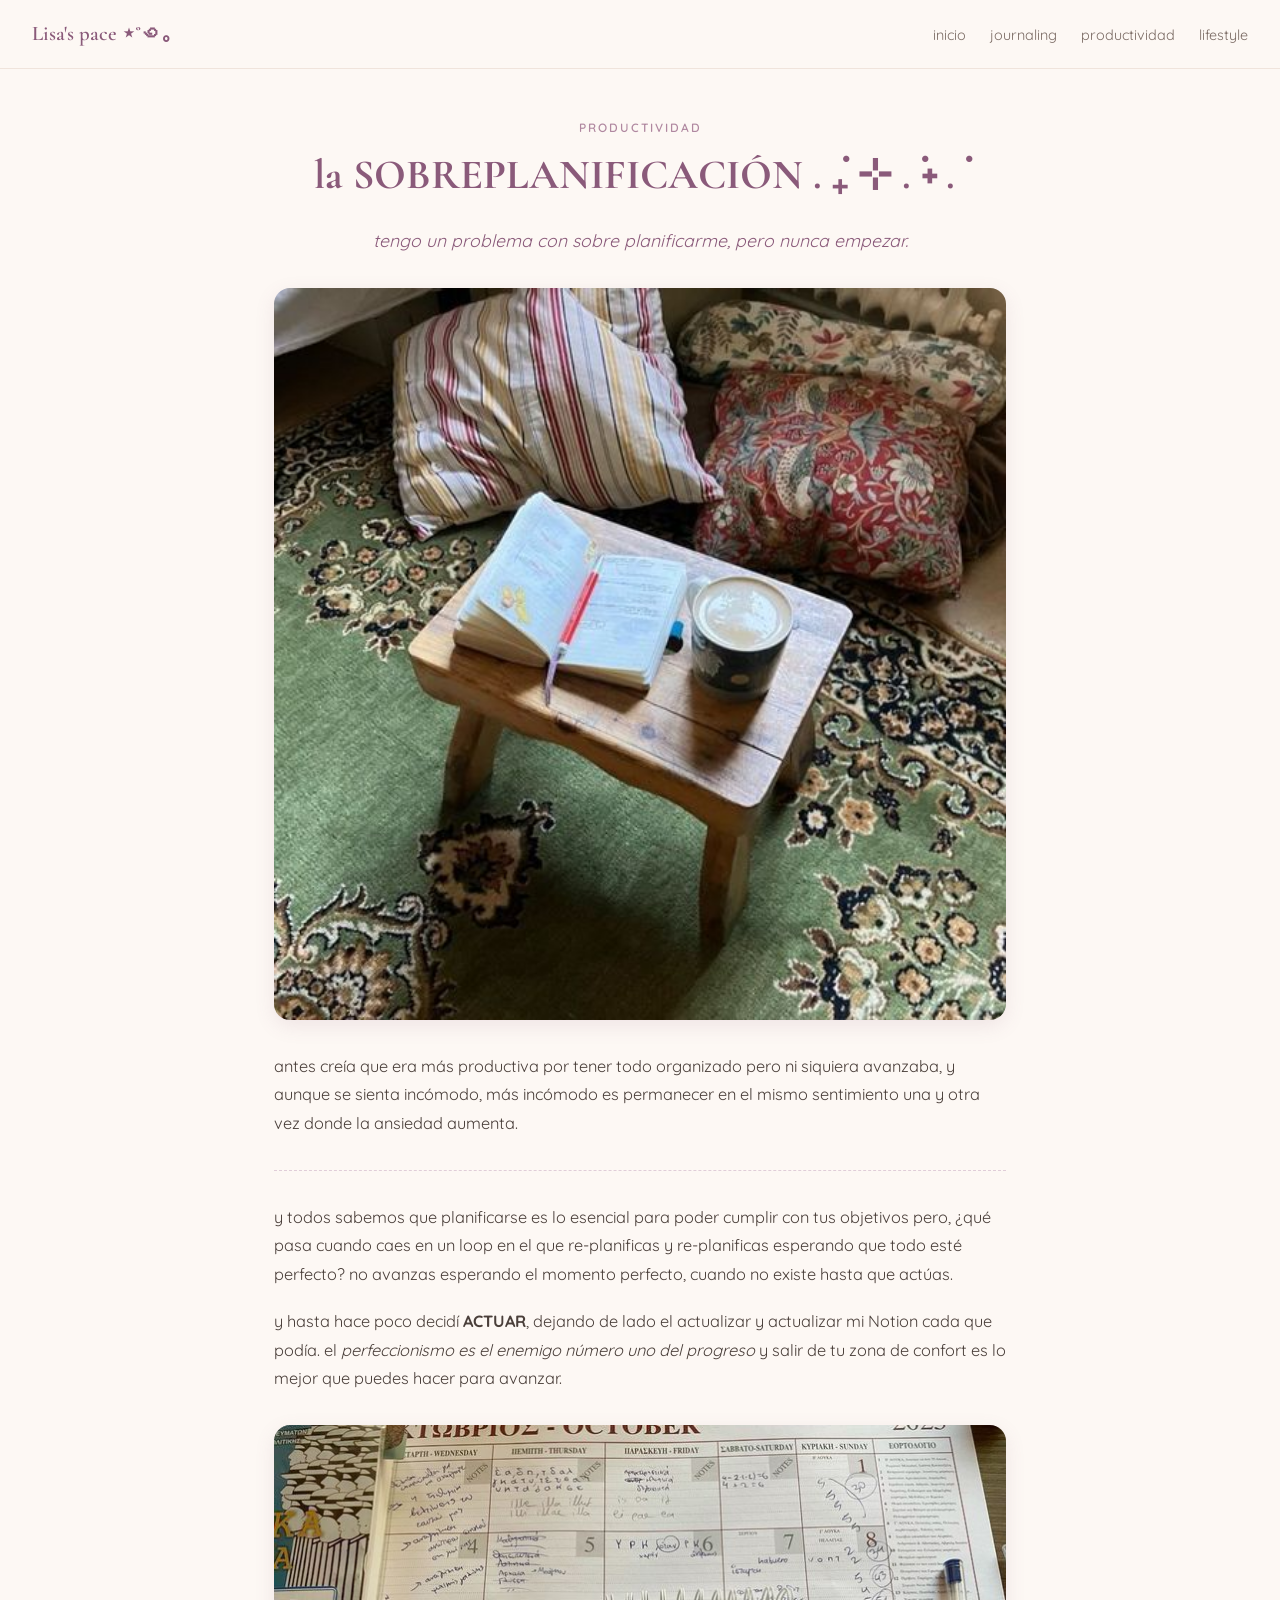
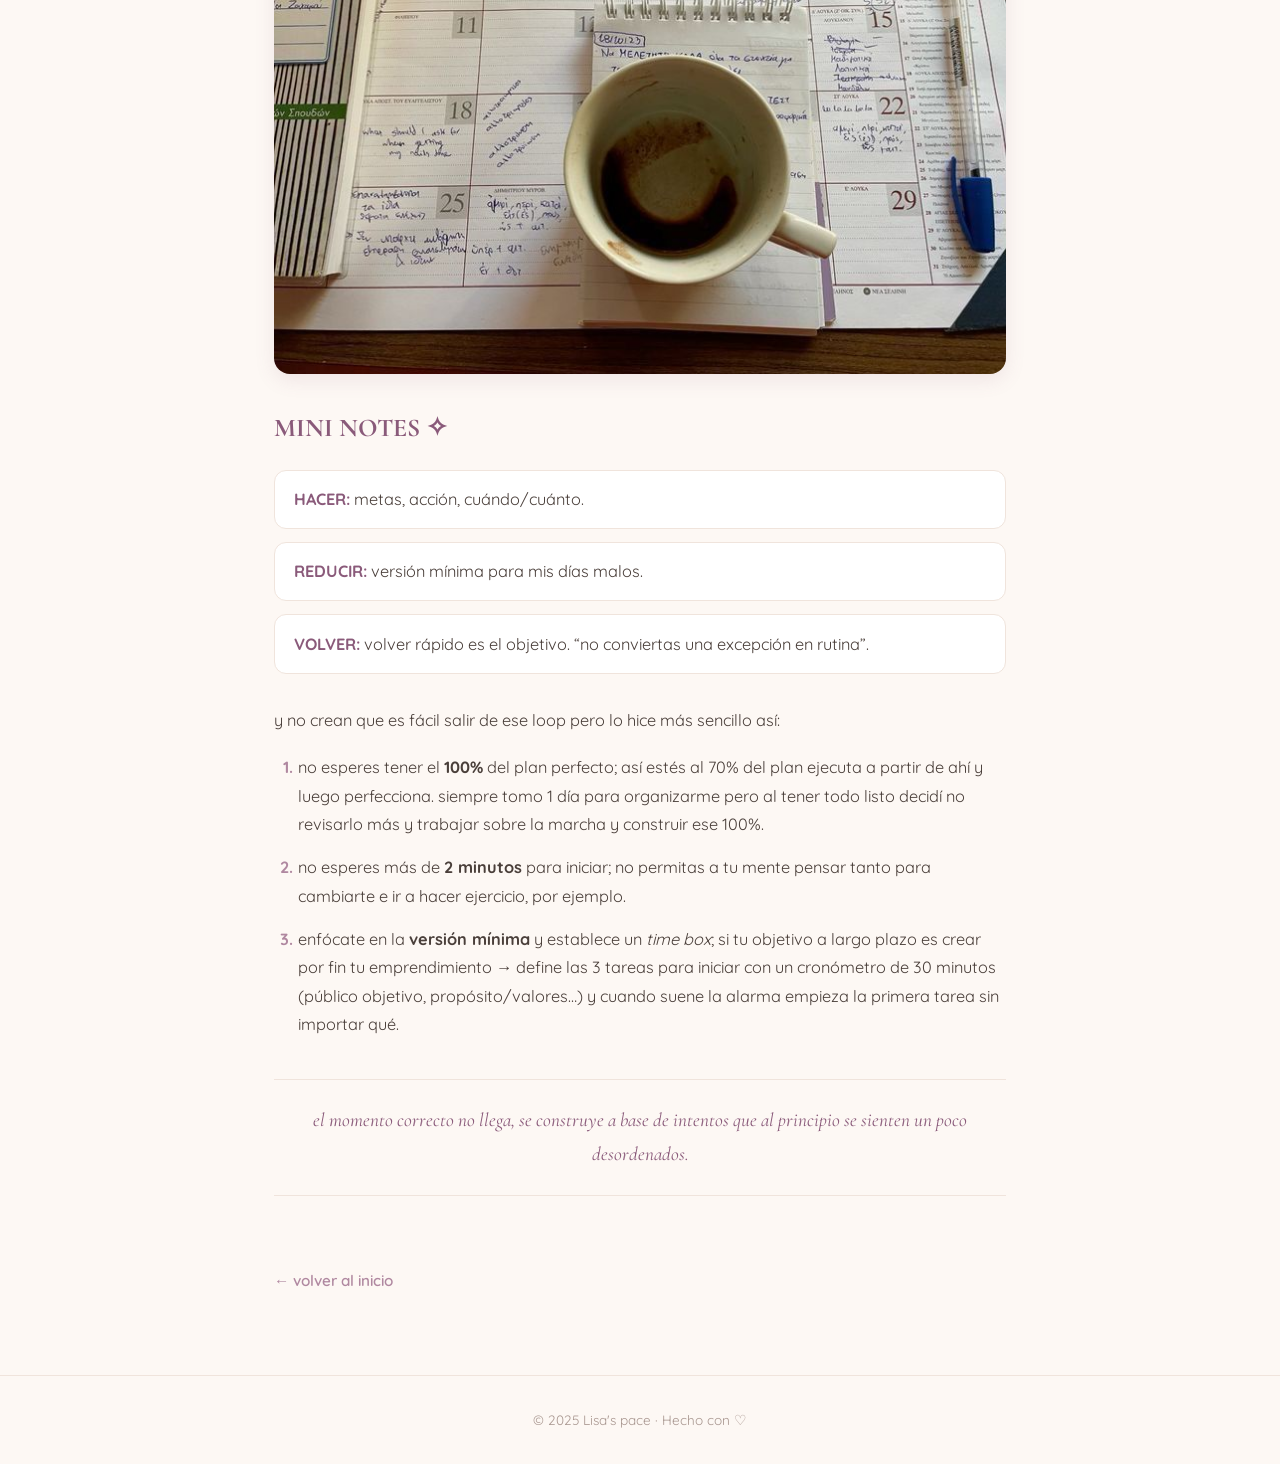
<file: Sobreplanificación.html>
<!DOCTYPE html>
<html lang="es">
<head>
  <meta charset="UTF-8" />
  <meta name="viewport" content="width=device-width, initial-scale=1.0" />
  <title>la SOBREPLANIFICACIÓN · Lisa's pace</title>
  <link rel="stylesheet" href="style.css" />
  <link href="https://fonts.googleapis.com/css2?family=Cormorant+Garamond:ital,wght@0,400;0,600;1,400&family=Quicksand:wght@300;400;500;600&display=swap" rel="stylesheet" />
</head>
<body>

  <nav class="navbar">
    <a href="index.html" class="logo">Lisa's pace ⋆˚꩜｡</a>
    <ul>
      <li><a href="index.html">inicio</a></li>
      <li><a href="prompts.html">journaling</a></li>
      <li><a href="sobreplanificacion.html">productividad</a></li>
      <li><a href="hobbies.html">lifestyle</a></li>
    </ul>
  </nav>

  <article class="post container">

    <div class="post-tag">productividad</div>
    <h1>la SOBREPLANIFICACIÓN . ݁₊ ⊹ . ݁˖ . ݁</h1>

    <p class="intro-post">
      tengo un problema con sobre planificarme, pero nunca empezar.
    </p>

    <div class="post-image">
      <img src="assets/sobreplan1.jpg" alt="Planificación" />
    </div>

    <p>
      antes creía que era más productiva por tener todo organizado pero ni siquiera avanzaba,
      y aunque se sienta incómodo, más incómodo es permanecer en el mismo sentimiento una y otra vez
      donde la ansiedad aumenta.
    </p>

    <hr class="divisor" />

    <p>
      y todos sabemos que planificarse es lo esencial para poder cumplir con tus objetivos pero,
      ¿qué pasa cuando caes en un loop en el que re-planificas y re-planificas esperando que todo esté perfecto?
      no avanzas esperando el momento perfecto, cuando no existe hasta que actúas.
    </p>

    <p>
      y hasta hace poco decidí <strong>ACTUAR</strong>, dejando de lado el actualizar y actualizar mi Notion cada que podía.
      el <em>perfeccionismo es el enemigo número uno del progreso</em> y salir de tu zona de confort es lo mejor
      que puedes hacer para avanzar.
    </p>

    <div class="post-image">
      <img src="assets/sobreplan2.jpg" alt="Notas y acción" />
    </div>

    <h2>MINI NOTES ✧</h2>

    <ul class="mini-notes">
      <li><strong>HACER:</strong> metas, acción, cuándo/cuánto.</li>
      <li><strong>REDUCIR:</strong> versión mínima para mis días malos.</li>
      <li><strong>VOLVER:</strong> volver rápido es el objetivo. “no conviertas una excepción en rutina”.</li>
    </ul>

    <p>y no crean que es fácil salir de ese loop pero lo hice más sencillo así:</p>

    <ol class="tips-list">
      <li>
        no esperes tener el <strong>100%</strong> del plan perfecto; así estés al 70% del plan ejecuta a partir de ahí
        y luego perfecciona. siempre tomo 1 día para organizarme pero al tener todo listo decidí no revisarlo más
        y trabajar sobre la marcha y construir ese 100%.
      </li>
      <li>
        no esperes más de <strong>2 minutos</strong> para iniciar; no permitas a tu mente pensar tanto para cambiarte
        e ir a hacer ejercicio, por ejemplo.
      </li>
      <li>
        enfócate en la <strong>versión mínima</strong> y establece un <em>time box</em>; si tu objetivo a largo plazo
        es crear por fin tu emprendimiento → define las 3 tareas para iniciar con un cronómetro de 30 minutos
        (público objetivo, propósito/valores…) y cuando suene la alarma empieza la primera tarea sin importar qué.
      </li>
    </ol>

    <p class="frase-final">
      el momento correcto no llega, se construye a base de intentos que al principio se sienten un poco desordenados.
    </p>

    <a href="index.html" class="volver">← volver al inicio</a>

  </article>

  <footer>
    <p>© 2025 Lisa's pace · Hecho con ♡</p>
  </footer>

</body>
</html>
</file>
<file: style.css>
/* ============ RESET ============ */
* {
  margin: 0;
  padding: 0;
  box-sizing: border-box;
}

body {
  font-family: 'Quicksand', sans-serif;
  background: #fdf8f4;
  color: #4a3f3a;
  line-height: 1.75;
}

a {
  text-decoration: none;
  color: inherit;
}

img {
  max-width: 100%;
  display: block;
}

/* ============ NAVBAR ============ */
.navbar {
  display: flex;
  justify-content: space-between;
  align-items: center;
  padding: 1rem 2rem;
  background: rgba(253, 248, 244, 0.95);
  backdrop-filter: blur(8px);
  position: sticky;
  top: 0;
  z-index: 100;
  border-bottom: 1px solid #f0e4dc;
  flex-wrap: wrap;
  gap: 0.5rem;
}

.logo {
  font-family: 'Cormorant Garamond', serif;
  font-size: 1.3rem;
  font-weight: 600;
  color: #8a5a7a;
}

.navbar ul {
  display: flex;
  gap: 1.5rem;
  list-style: none;
  flex-wrap: wrap;
}

.navbar ul a {
  font-size: 0.9rem;
  color: #7a6a63;
  transition: color 0.3s;
}

.navbar ul a:hover {
  color: #8a5a7a;
}

/* ============ HERO ============ */
.hero {
  text-align: center;
  padding: 4rem 1.5rem 3rem;
  background: linear-gradient(135deg, #fce4ec 0%, #f8e1d4 50%, #e8d5f2 100%);
}

.hero h1 {
  font-family: 'Cormorant Garamond', serif;
  font-size: clamp(1.8rem, 5vw, 3rem);
  font-weight: 600;
  color: #8a5a7a;
  margin-bottom: 1rem;
  letter-spacing: 0.5px;
}

.tagline {
  font-size: 1.05rem;
  color: #7a6a63;
  max-width: 600px;
  margin: 0 auto;
  font-style: italic;
}

/* ============ CONTENEDOR ============ */
.container {
  max-width: 780px;
  margin: 0 auto;
  padding: 3rem 1.5rem;
}

/* ============ INTRO ============ */
.intro h2 {
  font-family: 'Cormorant Garamond', serif;
  font-size: 2rem;
  color: #8a5a7a;
  margin-bottom: 1rem;
  text-align: center;
}

.intro p {
  text-align: center;
  font-size: 1.05rem;
  color: #5c4d47;
  margin-bottom: 2.5rem;
}

/* ============ GALERÍA ============ */
.gallery {
  display: grid;
  grid-template-columns: 1fr 1fr;
  gap: 1.5rem;
  margin-bottom: 3rem;
}

.image-card {
  border-radius: 16px;
  overflow: hidden;
  box-shadow: 0 6px 20px rgba(138, 90, 122, 0.12);
  transition: transform 0.3s ease, box-shadow 0.3s ease;
  background: #f5ebe0;
}

.image-card:hover {
  transform: translateY(-4px);
  box-shadow: 0 10px 28px rgba(138, 90, 122, 0.2);
}

.image-card img {
  width: 100%;
  height: 100%;
  object-fit: cover;
  display: block;
  aspect-ratio: 4 / 5;
}

/* 👇 ESTA ES LA CLAVE: la imagen 3 centrada y más chica */
.image-card.center {
  max-width: 400px;
  margin: 2rem auto 0;
  aspect-ratio: auto;
}

.image-card.center img {
  aspect-ratio: 4 / 5;
}

/* ============ INVITACIÓN ============ */
.invitacion p {
  text-align: center;
  font-size: 1.05rem;
  color: #5c4d47;
  margin-bottom: 1.5rem;
}

.invitacion strong {
  color: #8a5a7a;
  font-weight: 600;
}

/* ============ ARTÍCULOS ============ */
.articulos {
  margin-top: 4rem;
}

.articulos h2 {
  font-family: 'Cormorant Garamond', serif;
  font-size: 2rem;
  color: #8a5a7a;
  text-align: center;
  margin-bottom: 2rem;
}

.cards-grid {
  display: grid;
  grid-template-columns: repeat(auto-fit, minmax(220px, 1fr));
  gap: 1.5rem;
}

.card {
  background: #fff;
  border-radius: 16px;
  padding: 1.5rem;
  border: 1px solid #f0e4dc;
  transition: transform 0.3s ease, box-shadow 0.3s ease;
  display: flex;
  flex-direction: column;
  gap: 0.6rem;
}

.card:hover {
  transform: translateY(-4px);
  box-shadow: 0 10px 24px rgba(138, 90, 122, 0.15);
}

.card-tag {
  font-size: 0.72rem;
  text-transform: uppercase;
  letter-spacing: 1px;
  color: #b088a0;
  font-weight: 600;
}

.card h3 {
  font-family: 'Cormorant Garamond', serif;
  font-size: 1.3rem;
  color: #8a5a7a;
  line-height: 1.3;
}

.card p {
  font-size: 0.9rem;
  color: #6b5a54;
}

.leer-mas {
  font-size: 0.85rem;
  color: #b088a0;
  margin-top: auto;
  font-weight: 600;
}

/* ============ POSTS (artículos individuales) ============ */
.post h1 {
  font-family: 'Cormorant Garamond', serif;
  font-size: clamp(1.8rem, 4.5vw, 2.6rem);
  color: #8a5a7a;
  margin-bottom: 1.5rem;
  text-align: center;
  line-height: 1.2;
}

.post-tag {
  text-align: center;
  font-size: 0.75rem;
  text-transform: uppercase;
  letter-spacing: 2px;
  color: #b088a0;
  font-weight: 600;
  margin-bottom: 0.8rem;
}

.post-image {
  margin: 2rem 0;
  border-radius: 16px;
  overflow: hidden;
  box-shadow: 0 6px 20px rgba(138, 90, 122, 0.12);
}

.post-image img {
  width: 100%;
  display: block;
  object-fit: cover;
}

.post p {
  margin-bottom: 1.2rem;
  font-size: 1.02rem;
  color: #4a3f3a;
}

.destacado {
  background: #fdf1f6;
  border-left: 4px solid #b088a0;
  padding: 1.2rem 1.5rem;
  border-radius: 12px;
  font-style: italic;
  color: #6b4a5a !important;
}

.intro-post {
  font-style: italic;
  font-size: 1.1rem !important;
  color: #8a5a7a !important;
  text-align: center;
}

.post h2 {
  font-family: 'Cormorant Garamond', serif;
  font-size: 1.6rem;
  color: #8a5a7a;
  margin: 2rem 0 1rem;
}

.divisor {
  border: none;
  border-top: 1px dashed #e0cdd8;
  margin: 2rem 0;
}

/* ============ LISTAS ============ */
.prompts-list,
.tips-list,
.mini-notes {
  margin: 1.2rem 0 2rem;
  padding-left: 1.5rem;
}

.prompts-list li,
.tips-list li,
.mini-notes li {
  margin-bottom: 0.9rem;
  font-size: 1.02rem;
  color: #4a3f3a;
}

.prompts-list li::marker,
.tips-list li::marker {
  color: #b088a0;
  font-weight: 700;
}

.mini-notes {
  list-style: none;
  padding-left: 0;
}

.mini-notes li {
  background: #fff;
  border: 1px solid #f0e4dc;
  border-radius: 12px;
  padding: 0.9rem 1.2rem;
  margin-bottom: 0.8rem;
}

.mini-notes strong {
  color: #8a5a7a;
}

.frase-final {
  font-family: 'Cormorant Garamond', serif;
  font-style: italic;
  font-size: 1.2rem !important;
  text-align: center;
  color: #8a5a7a !important;
  margin: 2.5rem 0 !important;
  padding: 1.5rem;
  border-top: 1px solid #f0e4dc;
  border-bottom: 1px solid #f0e4dc;
}

/* ============ HOBBIES ============ */
.hobbies-grid {
  display: grid;
  grid-template-columns: 1fr;
  gap: 2.5rem;
  margin: 2rem 0 3rem;
}

.hobbie img {
  width: 100%;
  border-radius: 16px;
  margin-bottom: 1rem;
  box-shadow: 0 6px 20px rgba(138, 90, 122, 0.12);
  aspect-ratio: 16 / 10;
  object-fit: cover;
}

.hobbie h3 {
  font-family: 'Cormorant Garamond', serif;
  font-size: 1.4rem;
  color: #8a5a7a;
  margin-bottom: 0.5rem;
}

.hobbie p {
  font-size: 1rem;
  color: #4a3f3a;
}

/* ============ VOLVER ============ */
.volver {
  display: inline-block;
  margin-top: 2rem;
  color: #b088a0;
  font-size: 0.95rem;
  font-weight: 600;
  transition: color 0.3s;
}

.volver:hover {
  color: #8a5a7a;
}

/* ============ FOOTER ============ */
footer {
  text-align: center;
  padding: 2rem 1rem;
  font-size: 0.85rem;
  color: #a8968f;
  border-top: 1px solid #f0e4dc;
  margin-top: 2rem;
}

/* ============ RESPONSIVE ============ */
@media (max-width: 600px) {
  .navbar {
    padding: 0.8rem 1rem;
    flex-direction: column;
  }

  .navbar ul {
    gap: 1rem;
    font-size: 0.85rem;
  }

  .hero {
    padding: 3rem 1rem 2rem;
  }

  .gallery {
    grid-template-columns: 1fr;
  }

  .container {
    padding: 2rem 1rem;
  }

  .cards-grid {
    grid-template-columns: 1fr;
  }

  .image-card.center {
    max-width: 100%;
  }
}
</file>
